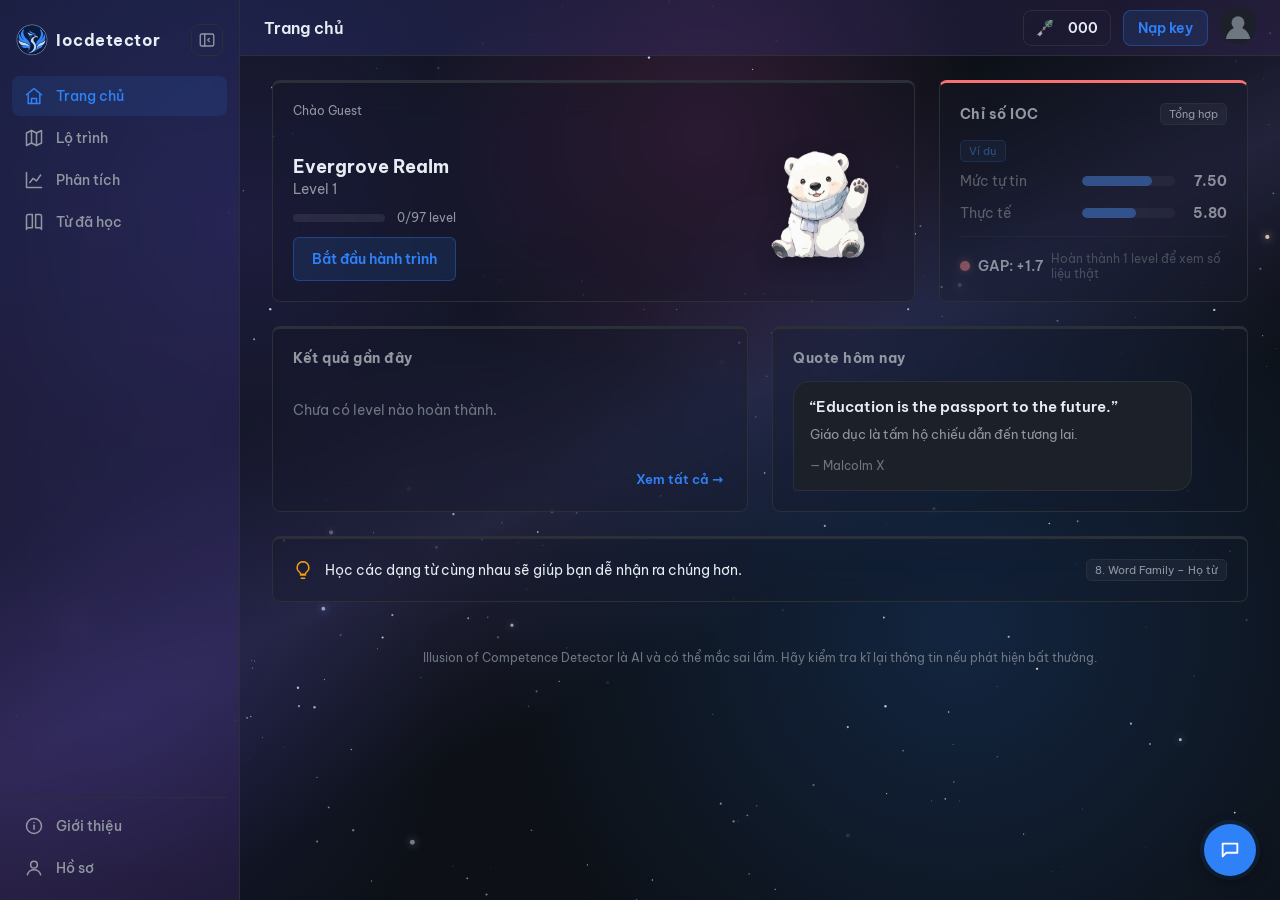
<file: index.html>
﻿<!DOCTYPE html>
<html lang="vi">
<head>
  <meta charset="UTF-8">
  <meta name="viewport" content="width=device-width, initial-scale=1.0">
  <link rel="icon" type="image/png" href="assets/images/logoioc.png?v=1">
  <title>Illusion of Competence</title>
  <link rel="preconnect" href="https://fonts.googleapis.com">
  <link rel="preconnect" href="https://fonts.gstatic.com" crossorigin>
  <link rel="stylesheet" href="https://fonts.googleapis.com/css2?family=Be+Vietnam+Pro:wght@400;500;600;700&display=swap">
  <link rel="stylesheet" href="css/style.css?v=20261128m">
  <link rel="stylesheet" href="css/chatbot.css?v=20261128m">
  <script src="js/features/theme.js?v=20261016a"></script>
  <script src="https://accounts.google.com/gsi/client" async defer></script>
</head>
<body>
  <div id="root"></div>

  <!-- Core: khung ứng dụng, dữ liệu tĩnh, điều hướng -->
  <script src="js/core/icons.js?v=20261016a"></script>
  <script src="js/core/App.js?v=20261028a"></script>
  <script src="js/core/data.js?v=20261128m"></script>

  <!-- Features: các khối chức năng độc lập, dùng lại được ở nhiều trang -->
  <script src="js/features/playtime.js?v=20261016a"></script>
  <script src="js/features/course-progress.js?v=20261123c"></script>
  <script src="js/features/gesture.js?v=20261124b"></script>
  <script src="js/features/dictionary.js?v=20261124b"></script>
  <script src="js/features/auth.js?v=20261016a"></script>

  <!-- Pages: mỗi file render một trang trong #main-content -->
  <script src="js/pages/home.js?v=20261128m"></script>
  <script src="js/pages/course.js?v=20261128m"></script>
  <script src="js/pages/analysis.js?v=20261128m"></script>
  <script src="js/pages/profile.js?v=20261016a"></script>
  <script src="js/pages/vocab.js?v=20261016a"></script>
  <script src="js/pages/about.js?v=20261016a"></script>

  <!-- main.js phải load sau cùng trong nhóm logic vì nó gọi các hàm render ở trên -->
  <script src="js/core/main.js?v=20261016a"></script>

  <script src="js/features/particles.js?v=20261016a"></script>
  <script src="js/features/bg-music.js?v=20261016a"></script>
  <script src="js/features/sound-effects.js?v=20261016a"></script>
</body>
</html>
</file>
<file: css/style.css>
:root {
  --bg: #0d1117;
  --bg-card: #161b22;
  --bg-raised: #1c2129;
  --border: #2a2f38;
  --border-soft: rgba(255, 255, 255, 0.06);
  --text: #e6edf3;
  --text-dim: #9198a1;
  --text-faint: #6e7681;
  --accent: #2f81f7;
  --accent-soft-bg: rgba(47, 129, 247, 0.12);
  --accent-soft-border: rgba(47, 129, 247, 0.35);

  --accent-purple: #a371f7;
  --accent-purple-soft-bg: rgba(163, 113, 247, 0.14);
  --accent-purple-soft-border: rgba(163, 113, 247, 0.4);

  --accent-amber: #e3b341;
  --accent-amber-soft-bg: rgba(227, 179, 65, 0.14);
  --accent-amber-soft-border: rgba(227, 179, 65, 0.4);

  --accent-teal: #39c5cf;

  --accent-green: #3fb950;
  --accent-green-soft-bg: rgba(63, 185, 80, 0.14);
  --accent-green-soft-border: rgba(63, 185, 80, 0.4);

  --overlay-soft: rgba(255, 255, 255, 0.04);
  --overlay-strong: rgba(255, 255, 255, 0.08);
  --card-bg: rgba(22, 27, 34, 0.32);
  --card-bg-strong: rgba(22, 27, 34, 0.85);

  /* Thanh điều hướng: dải màu mờ cùng tông nền (thiên hà ở tối, bầu trời ở sáng). */
  --bar-gradient-v: linear-gradient(180deg, rgba(48, 56, 130, 0.38), rgba(88, 52, 130, 0.26));
  --bar-gradient-h: linear-gradient(90deg, rgba(48, 56, 130, 0.34), rgba(88, 52, 130, 0.22));

  /* ==== Design tokens (khung điều hướng + trang redesign) ====
     Đặt tên mới, trỏ lại giá trị màu đã có sẵn ở trên - để không phải đổi
     tên biến cũ (sẽ vỡ world-map.css/chatbot.css vốn tham chiếu trực tiếp
     --bg-card/--text-dim/...). Trang/khung mới dùng tên bên dưới; trang cũ
     chưa đổi vẫn dùng tên cũ, cả 2 cùng trỏ 1 giá trị nên không lệch màu. */
  --surface-1: var(--bg-card);
  --surface-2: var(--bg-raised);
  --border-strong: #3a4354;
  --text-1: var(--text);
  --text-2: var(--text-dim);
  --text-3: var(--text-faint);
  --accent-soft: var(--accent-soft-bg);

  /* Trạng thái IoC - dùng riêng cho kết quả Ảo tưởng/Tự ti/Cân bằng, tách
     khỏi --accent-* (vốn chỉ để phân biệt các ô trang trí, không mang nghĩa
     trạng thái). */
  --illusion: #f59e0b;
  --illusion-soft: rgba(245, 158, 11, 0.14);
  --under: #60a5fa;
  --under-soft: rgba(96, 165, 250, 0.14);
  --balanced: #22c55e;
  --balanced-soft: rgba(34, 197, 94, 0.14);
  --danger: #ef4444;

  --sp-1: 4px; --sp-2: 8px; --sp-3: 12px; --sp-4: 16px;
  --sp-5: 24px; --sp-6: 32px; --sp-7: 48px;
  --r-sm: 8px; --r-md: 12px; --r-lg: 16px;

  --sidebar-w: 240px;
  --sidebar-w-collapsed: 72px;
  --topbar-h: 56px;
  --bottomnav-h: 64px;
  --content-max: 1200px;

  --ease: cubic-bezier(.2, .8, .2, 1);
  --dur: 200ms;

  --font-ui: 'Be Vietnam Pro', system-ui, -apple-system, 'Segoe UI', sans-serif;
}

/* Chế độ sáng - đổi lại đúng các biến màu gốc, mọi component dùng var(--...)
   tự đổi theo mà không cần sửa từng chỗ. Vài hiệu ứng glow/blur viết tay bằng
   rgba() cố định (không qua biến) vẫn tối như cũ - để tinh chỉnh dần sau. */
:root[data-theme="light"] {
  --bg: #f4f6f9;
  --bg-card: #ffffff;
  --bg-raised: #eef1f6;
  --border: #d7dce3;
  --border-soft: rgba(0, 0, 0, 0.06);
  --text: #1b2129;
  --text-dim: #3f4856;
  --text-faint: #5b6471;

  --overlay-soft: rgba(0, 0, 0, 0.03);
  --overlay-strong: rgba(0, 0, 0, 0.06);
  --card-bg: rgba(255, 255, 255, 0.72);
  --card-bg-strong: rgba(255, 255, 255, 0.9);

  --bar-gradient-v: linear-gradient(180deg, rgba(150, 200, 250, 0.5), rgba(250, 215, 190, 0.42));
  --bar-gradient-h: linear-gradient(90deg, rgba(150, 200, 250, 0.45), rgba(250, 215, 190, 0.35));

  --border-strong: #c3cad4;
}

* {
  box-sizing: border-box;
  margin: 0;
  padding: 0;
  font-family: var(--font-ui);
}

/* Thuộc tính hidden phải thắng mọi display:flex/grid đặt theo class (menu
   avatar, modal xoá tài khoản, nhóm cài đặt...). */
[hidden] { display: none !important; }


body {
  background-color: var(--bg);
  color: var(--text);
  min-height: 100vh;
  background-attachment: fixed;
  overflow-x: hidden;
  position: relative;
}

/* Light mode = bầu trời buổi sáng (xanh nhạt -> hồng cam nhẹ ở chân trời) -
   tương phản với dark mode (bầu trời đêm, nền tối trơn) - mây trong
   particles.js vẽ màu trắng nên cần nền có sắc để nổi lên, không bị chìm. */
:root[data-theme="light"] body {
  background: linear-gradient(180deg, #bfe0ff 0%, #d9ecff 30%, #f2e9dd 68%, #fbe4cf 100%);
}

/* Dải sao trôi nhẹ, nằm dưới cùng, không ảnh hưởng tương tác */
#particles-canvas {
  position: fixed;
  top: 0;
  left: 0;
  width: 100vw;
  height: 100vh;
  z-index: 0;
  pointer-events: none;
}

.app-container {
  position: relative;
  z-index: 1;
}

/* ==== Khung điều hướng mới: sidebar + topbar + thanh đáy mobile ====
   Thay cho .navbar/.brand/.nav-links cũ (header 2 hàng + 4 tab to). */

.app-shell {
  position: relative;
  z-index: 1;
  display: flex;
  min-height: 100vh;
}

.sidebar {
  position: fixed;
  left: 0;
  top: 0;
  height: 100vh;
  width: var(--sidebar-w);
  background: var(--bar-gradient-v);
  backdrop-filter: blur(14px);
  -webkit-backdrop-filter: blur(14px);
  border-right: 1px solid var(--border);
  display: flex;
  flex-direction: column;
  padding: var(--sp-3);
  gap: var(--sp-2);
  z-index: 20;
  transition: width var(--dur) var(--ease);
  overflow: hidden;
}

.app-shell.sidebar-collapsed .sidebar {
  width: var(--sidebar-w-collapsed);
}

.sidebar-top {
  flex: none;
  height: var(--topbar-h);
  display: flex;
  align-items: center;
  gap: var(--sp-2);
  padding: 0 var(--sp-1);
}

.sidebar-logo {
  display: flex;
  align-items: center;
  gap: var(--sp-2);
  min-width: 0;
  overflow: hidden;
}

.sidebar-logo-img {
  width: 32px;
  height: 32px;
  object-fit: contain;
  flex: none;
}

.sidebar-logo-text {
  font-weight: 700;
  font-size: 1rem;
  letter-spacing: 0.5px;
  color: var(--text-1);
  white-space: nowrap;
}

.sidebar-toggle-btn {
  margin-left: auto;
  flex: none;
  width: 32px;
  height: 32px;
  display: flex;
  align-items: center;
  justify-content: center;
  border: 1px solid var(--border);
  border-radius: var(--r-sm);
  background: transparent;
  color: var(--text-2);
  cursor: pointer;
  transition: background-color var(--dur) var(--ease), color var(--dur) var(--ease);
}

.sidebar-toggle-btn:hover { background: var(--surface-2); color: var(--text-1); }

.sidebar-nav {
  display: flex;
  flex-direction: column;
  gap: 2px;
}

.sidebar-spacer { flex: 1; }

.sidebar-nav-secondary {
  border-top: 1px solid var(--border);
  padding-top: var(--sp-2);
}

.sidebar-nav-item {
  position: relative;
  height: 40px;
  flex: none;
  display: flex;
  align-items: center;
  gap: 12px;
  padding: 0 12px;
  border: none;
  border-radius: var(--r-sm);
  background: transparent;
  color: var(--text-2);
  font-size: 0.875rem;
  font-weight: 500;
  cursor: pointer;
  white-space: nowrap;
  overflow: hidden;
  transition: background-color var(--dur) var(--ease), color var(--dur) var(--ease);
}

.sidebar-nav-icon { flex: none; display: flex; }

.sidebar-nav-label {
  overflow: hidden;
  text-overflow: ellipsis;
  transition: opacity var(--dur) var(--ease);
}

.app-shell.sidebar-collapsed .sidebar-nav-label { opacity: 0; width: 0; }

.sidebar-nav-item:hover { background: var(--surface-2); color: var(--text-1); }

.sidebar-nav-item:focus-visible {
  outline: 2px solid var(--accent);
  outline-offset: 2px;
}

.sidebar-nav-item.active {
  background: var(--accent-soft);
  color: var(--accent);
}

.sidebar-nav-item.active::before {
  content: "";
  position: absolute;
  left: -12px;
  top: 6px;
  bottom: 6px;
  width: 3px;
  border-radius: 0 3px 3px 0;
  background: var(--accent);
}

/* Tooltip tên mục khi sidebar đang thu gọn (rê chuột vào icon). */
.app-shell.sidebar-collapsed .sidebar-nav-item {
  position: relative;
}
.app-shell.sidebar-collapsed .sidebar-nav-item:hover::after {
  content: attr(title);
  position: absolute;
  left: calc(100% + 10px);
  top: 50%;
  transform: translateY(-50%);
  background: var(--surface-2);
  color: var(--text-1);
  border: 1px solid var(--border);
  border-radius: var(--r-sm);
  padding: 4px 10px;
  font-size: 0.78rem;
  white-space: nowrap;
  z-index: 30;
  pointer-events: none;
}

.sidebar-overlay {
  display: none;
  position: fixed;
  inset: 0;
  background: rgba(4, 6, 10, 0.6);
  z-index: 19;
}

/* ==== Topbar ==== */
.app-main {
  flex: 1;
  min-width: 0;
  margin-left: var(--sidebar-w);
  display: flex;
  flex-direction: column;
  transition: margin-left var(--dur) var(--ease);
}

.app-shell.sidebar-collapsed .app-main { margin-left: var(--sidebar-w-collapsed); }

.topbar {
  position: sticky;
  top: 0;
  z-index: 15;
  height: var(--topbar-h);
  flex: none;
  display: flex;
  align-items: center;
  gap: var(--sp-4);
  padding: 0 var(--sp-5);
  background: var(--bar-gradient-h);
  backdrop-filter: blur(14px);
  -webkit-backdrop-filter: blur(14px);
  border-bottom: 1px solid var(--border);
}

.topbar-title {
  font-size: 1rem;
  font-weight: 600;
  color: var(--text-1);
  white-space: nowrap;
  overflow: hidden;
  text-overflow: ellipsis;
  min-width: 0;
}

.topbar-right > * { flex: none; }
.key-topup-btn { white-space: nowrap; }

@media (max-width: 767px) {
  .topbar { padding: 0 var(--sp-4); gap: var(--sp-2); }
  .topbar-right { gap: var(--sp-2); }
  .key-balance-pill { padding: 0 8px; }
  .key-topup-btn { padding: 0 10px; }
}

.topbar-right {
  margin-left: auto;
  display: flex;
  align-items: center;
  gap: var(--sp-3);
}

.key-balance-pill {
  display: flex;
  align-items: center;
  gap: 8px;
  height: 36px;
  background: transparent;
  border: 1px solid var(--border);
  border-radius: var(--r-sm);
  padding: 0 12px;
}

.key-balance-value {
  font-weight: 600;
  font-size: 0.9rem;
  color: var(--text-1);
  min-width: 36px;
  text-align: right;
}

.key-balance-icon {
  width: 18px;
  height: 18px;
  display: flex;
  align-items: center;
  justify-content: center;
  flex-shrink: 0;
}

.key-balance-icon img {
  width: 100%;
  height: 100%;
  object-fit: contain;
}

.key-topup-btn {
  height: 36px;
  padding: 0 14px;
  border-radius: var(--r-sm);
  border: 1px solid var(--accent-soft-border);
  background: var(--accent-soft);
  color: var(--accent);
  font-size: 0.85rem;
  font-weight: 600;
  cursor: pointer;
  transition: background-color var(--dur) var(--ease);
}

.key-topup-btn:hover { background: var(--accent); color: #fff; }

.topbar-avatar-wrap { position: relative; }

.topbar-avatar-btn {
  width: 36px;
  height: 36px;
  border-radius: 50%;
  border: none;
  padding: 0;
  cursor: pointer;
  overflow: hidden;
  background: var(--surface-2);
}

.topbar-avatar-img { width: 100%; height: 100%; object-fit: cover; display: block; }

.topbar-avatar-menu {
  position: absolute;
  right: 0;
  top: calc(100% + 8px);
  width: 180px;
  background: var(--surface-1);
  border: 1px solid var(--border);
  border-radius: var(--r-md);
  box-shadow: 0 12px 30px rgba(0, 0, 0, 0.35);
  padding: 6px;
  display: flex;
  flex-direction: column;
  gap: 2px;
  z-index: 25;
}

.topbar-avatar-menu-item {
  display: flex;
  align-items: center;
  gap: 10px;
  height: 36px;
  padding: 0 10px;
  border: none;
  border-radius: var(--r-sm);
  background: transparent;
  color: var(--text-2);
  font-size: 0.85rem;
  cursor: pointer;
  text-align: left;
}

.topbar-avatar-menu-item:hover { background: var(--surface-2); color: var(--text-1); }

/* ==== Footer disclaimer nhỏ, cuối mọi trang trong app-shell ==== */
.app-footer {
  flex: none;
  text-align: center;
  padding: var(--sp-4) var(--sp-5) var(--sp-6);
  font-size: 12px;
  color: var(--text-3);
}

/* ==== Thanh điều hướng đáy (điện thoại, <768px) ==== */
.bottom-nav {
  display: none;
  position: fixed;
  left: 0;
  right: 0;
  bottom: 0;
  height: calc(var(--bottomnav-h) + env(safe-area-inset-bottom));
  padding-bottom: env(safe-area-inset-bottom);
  background: var(--bar-gradient-h);
  backdrop-filter: blur(14px);
  -webkit-backdrop-filter: blur(14px);
  border-top: 1px solid var(--border);
  z-index: 20;
  justify-content: space-around;
  align-items: stretch;
}

.bottom-nav-item {
  flex: 1;
  display: flex;
  flex-direction: column;
  align-items: center;
  justify-content: center;
  gap: 2px;
  min-width: 44px;
  border: none;
  background: transparent;
  color: var(--text-2);
  cursor: pointer;
}

.bottom-nav-item.active { color: var(--accent); }
.bottom-nav-label { font-size: 11px; font-weight: 500; }

/* ==== Responsive: 4 mốc theo mục 3.3 của yêu cầu ==== */
/* >=1280: sidebar mặc định mở rộng (đã xử lý ở JS/localStorage, CSS không
   cần ép) */

/* 1024-1279: không ép mặc định thu gọn qua CSS vì JS đã đọc localStorage
   trước khi vẽ (initSidebar) - chỉ còn vài trang sau mốc 768 cần CSS. */

@media (max-width: 1023px) {
  .sidebar { position: fixed; transform: translateX(0); }
  .app-shell:not(.sidebar-mobile-open) .sidebar { width: var(--sidebar-w-collapsed); }
  .app-shell:not(.sidebar-mobile-open) .sidebar-nav-label { opacity: 0; width: 0; }
  .app-shell:not(.sidebar-mobile-open) .app-main { margin-left: var(--sidebar-w-collapsed); }

  .app-shell.sidebar-mobile-open .sidebar {
    width: var(--sidebar-w);
    box-shadow: 0 0 0 100vmax rgba(0, 0, 0, 0);
  }
  .app-shell.sidebar-mobile-open .sidebar-nav-label { opacity: 1; width: auto; }
  .app-shell.sidebar-mobile-open .sidebar-overlay { display: block; }
}

@media (max-width: 767px) {
  .sidebar { display: none; }
  .app-shell.sidebar-mobile-open .sidebar { display: flex; width: min(78vw, 280px); }
  .app-shell.sidebar-mobile-open .sidebar-nav-label { opacity: 1; width: auto; }
  .app-shell.sidebar-mobile-open .sidebar-overlay { display: block; }
  .app-main { margin-left: 0 !important; }

  .bottom-nav { display: flex; }
  .content-area { padding-bottom: calc(var(--bottomnav-h) + env(safe-area-inset-bottom) + var(--sp-4)); }
  .app-footer { display: none; }

  .topbar-right .key-topup-btn span { display: none; }
}

/* ==== Key Shop (modal mở từ nút "+") - hiện chỉ là giao diện tĩnh, chưa nối
   cổng thanh toán thật (xem initKeyShopWidget() ở main.js). ==== */
.key-shop-overlay {
  display: none;
  position: fixed;
  inset: 0;
  z-index: 100;
  align-items: center;
  justify-content: center;
  padding: 24px;
  background: rgba(4, 6, 10, 0.88);
}

.key-shop-overlay.open {
  display: flex;
}

.key-shop-panel {
  width: min(560px, 100%);
  max-height: min(720px, 100%);
  display: flex;
  flex-direction: column;
  background: var(--bg-card);
  border: 1px solid var(--border);
  border-top: 3px solid var(--accent);
  border-radius: 12px;
  box-shadow: 0 24px 60px rgba(0, 0, 0, 0.5);
  overflow: hidden;
}

.key-shop-header {
  flex: none;
  display: flex;
  align-items: center;
  justify-content: space-between;
  padding: 16px 20px;
  border-bottom: 1px solid var(--border);
}

.key-shop-title {
  font-weight: 700;
  font-size: 1rem;
  color: var(--text);
}

.key-shop-close {
  background: none;
  border: none;
  color: var(--text-faint);
  font-size: 1.1rem;
  line-height: 1;
  cursor: pointer;
  padding: 6px 9px;
  border-radius: 6px;
  transition: color 0.15s ease, background-color 0.15s ease;
}

.key-shop-close:hover {
  color: var(--text);
  background: rgba(255, 255, 255, 0.06);
}

.key-shop-body {
  flex: 1;
  overflow-y: auto;
  padding: 20px;
}

.key-shop-notice {
  font-size: 0.82rem;
  color: var(--text-dim);
  margin: 0 0 16px;
}

.key-shop-packages {
  display: flex;
  flex-direction: column;
  gap: 10px;
}

.key-shop-package {
  display: flex;
  align-items: center;
  gap: 14px;
  background: var(--bg);
  border: 1px solid var(--border);
  border-radius: 10px;
  padding: 10px 14px;
}

.key-shop-package-amount {
  flex-shrink: 0;
  background: var(--bg-card);
  border: 1px solid var(--accent-soft-border, var(--border));
  color: var(--accent);
  font-weight: 700;
  font-size: 0.85rem;
  border-radius: 999px;
  padding: 6px 14px;
}

.key-shop-package-icon {
  width: 24px;
  height: 24px;
  flex-shrink: 0;
  display: flex;
  align-items: center;
  justify-content: center;
}

.key-shop-package-icon img {
  width: 100%;
  height: 100%;
  object-fit: contain;
}

.key-shop-package-price {
  color: var(--text-dim);
  font-size: 0.85rem;
  margin-left: auto;
}

.key-shop-pay-btn {
  flex-shrink: 0;
  background: var(--accent-soft-bg, var(--bg-card));
  border: 1px solid var(--accent-soft-border, var(--border));
  color: var(--accent);
  font-weight: 600;
  font-size: 0.82rem;
  border-radius: 8px;
  padding: 8px 16px;
  cursor: pointer;
  transition: background-color 0.15s ease, color 0.15s ease;
}

.key-shop-pay-btn:hover {
  background: var(--accent);
  color: #fff;
}

.key-shop-purchase-count {
  display: flex;
  align-items: center;
  justify-content: space-between;
  margin-top: 16px;
  padding-top: 14px;
  border-top: 1px solid var(--border);
  font-size: 0.82rem;
  color: var(--text-dim);
}

.key-shop-purchase-count-value {
  font-weight: 700;
  color: var(--text);
}

/* View "đang chờ thanh toán" (QR) - thay thế view danh sách gói, xem
   initKeyShopWidget() ở js/core/main.js */
.key-shop-qr-wrap {
  display: flex;
  justify-content: center;
  margin-bottom: 16px;
}

.key-shop-qr-img {
  width: 220px;
  height: 220px;
  border-radius: 10px;
  border: 1px solid var(--border);
  background: #fff;
  object-fit: contain;
}

.key-shop-qr-fallback {
  width: 220px;
  border-radius: 10px;
  border: 1px dashed var(--border);
  padding: 16px;
  font-size: 0.8rem;
  color: var(--text-dim);
  line-height: 1.6;
  text-align: left;
}

.key-shop-payment-info {
  display: flex;
  flex-direction: column;
  gap: 8px;
  margin-bottom: 14px;
}

.key-shop-payment-row {
  display: flex;
  align-items: center;
  justify-content: space-between;
  font-size: 0.85rem;
  color: var(--text-dim);
}

.key-shop-payment-row span:last-child {
  font-weight: 700;
  color: var(--text);
  font-family: monospace;
}

.key-shop-payment-timer {
  color: #f87171 !important;
}

.key-shop-payment-hint {
  font-size: 0.75rem;
  color: var(--text-faint);
  text-align: center;
  margin-bottom: 10px;
  line-height: 1.4;
}

.key-shop-payment-status {
  text-align: center;
  font-size: 0.85rem;
  color: var(--accent);
  margin-bottom: 16px;
}

.key-shop-cancel-btn {
  display: block;
  width: 100%;
  background: rgba(255, 255, 255, 0.04);
  border: 1px solid var(--border);
  color: var(--text-dim);
  font-weight: 600;
  font-size: 0.85rem;
  border-radius: 8px;
  padding: 10px;
  cursor: pointer;
  transition: background-color 0.15s ease, color 0.15s ease;
}

.key-shop-cancel-btn:hover {
  background: rgba(255, 255, 255, 0.08);
  color: var(--text);
}

/* Vùng nội dung: căn giữa, padding theo độ rộng (mục 4 của spec redesign). */
.content-area {
  width: 100%;
  max-width: var(--content-max);
  margin: 0 auto;
  padding: var(--sp-5) var(--sp-6) var(--sp-6);
}

@media (max-width: 1023px) {
  .content-area { padding: var(--sp-5) var(--sp-5) var(--sp-6); }
}

@media (max-width: 767px) {
  .content-area { padding: var(--sp-4) var(--sp-4) var(--sp-6); }
  /* Nút chat/feedback nổi dời lên trên thanh điều hướng đáy, không che nhau.
     Tiền tố body để thắng rule gốc .feedback-fab khai báo phía dưới file. */
  body .feedback-fab { bottom: calc(var(--bottomnav-h) + env(safe-area-inset-bottom) + 16px); }
  body .feedback-panel { bottom: calc(var(--bottomnav-h) + env(safe-area-inset-bottom) + 80px); }
  .home-tip-strip { display: grid; grid-template-columns: auto 1fr; }
  .home-tip-strip .badge { grid-column: 2; justify-self: start; }
}

/* ==== Trang chủ: bento 5 ô (mục 5.1 yêu cầu redesign) ====
   Máy tính: lưới 12 cột. A=8 B=4 C=6 D=6 E=12. Tablet: lưới 6 cột, mỗi ô 6
   (trừ A/B vẫn 6+6 vì tablet chỉ có 6 cột). Điện thoại: 1 cột, thứ tự A-E
   theo đúng thứ tự trong DOM nên không cần "order" riêng. */
.home-bento {
  display: grid;
  grid-template-columns: repeat(12, minmax(0, 1fr));
  gap: var(--sp-5);
}
.home-cell-a { grid-column: span 8; }
.home-cell-b { grid-column: span 4; }
.home-cell-c { grid-column: span 6; }
.home-cell-d { grid-column: span 6; }
.home-cell-e { grid-column: span 12; }
.home-cell-a, .home-cell-b, .home-cell-c, .home-cell-d, .home-cell-e { display: flex; }
.home-cell > .card { flex: 1; }

@media (max-width: 1023px) {
  .home-bento { grid-template-columns: repeat(6, minmax(0, 1fr)); gap: var(--sp-4); }
  .home-cell-a, .home-cell-b, .home-cell-c, .home-cell-d, .home-cell-e { grid-column: span 6; }
}
.home-cell-a, .home-cell-b, .home-cell-c, .home-cell-d, .home-cell-e { min-width: 0; }
.home-cell-a > .card, .home-cell-b > .card, .home-cell-c > .card, .home-cell-d > .card, .home-cell-e > .card { flex: 1; min-width: 0; }

@media (max-width: 767px) {
  .home-bento { grid-template-columns: minmax(0, 1fr); }
  .home-cell-a, .home-cell-b, .home-cell-c, .home-cell-d, .home-cell-e { grid-column: span 1; }
}

/* A. Tiếp tục học */
.home-continue-card {
  width: 100%;
  min-height: 200px;
  display: flex;
  flex-direction: column;
  justify-content: space-between;
  border-top-color: var(--accent);
}
.home-greeting { font-size: 12px; color: var(--text-2); margin-bottom: var(--sp-2); }
.home-continue-body { display: flex; align-items: flex-end; justify-content: space-between; gap: var(--sp-4); flex: 1; }
.home-continue-info { min-width: 0; }
.home-continue-world { font-size: 1.1rem; font-weight: 700; color: var(--text-1); }
.home-continue-level { font-size: 0.85rem; color: var(--text-2); margin-top: 2px; }
.home-continue-topic { color: var(--text-2); }
.home-continue-progress-row { display: flex; align-items: center; gap: var(--sp-3); margin: var(--sp-3) 0; max-width: 320px; }
.home-continue-bar { flex: 1; height: 8px; border-radius: 999px; background: var(--overlay-strong); overflow: hidden; }
.home-continue-bar-fill { height: 100%; border-radius: 999px; background: var(--accent); }
.home-continue-progress-text { font-size: 0.75rem; color: var(--text-2); white-space: nowrap; }
.home-continue-btn { height: 44px; padding: 0 22px; }
.home-continue-mascot {
  width: 150px;
  height: auto;
  flex: none;
  cursor: pointer;
  user-select: none;
  transform-origin: 50% 90%;
  animation: bear-idle 3.2s ease-in-out infinite;
  filter: drop-shadow(0 6px 10px rgba(0, 0, 0, 0.25));
  transition: transform 0.2s ease;
}
.home-continue-mascot:hover { animation: bear-wave 0.9s ease-in-out infinite; }
.home-continue-mascot.is-jumping { animation: bear-jump 0.6s cubic-bezier(.3,.7,.4,1); }

@keyframes bear-idle {
  0%, 100% { transform: translateY(0) rotate(0deg); }
  50% { transform: translateY(-6px) rotate(-2deg); }
}
@keyframes bear-wave {
  0%, 100% { transform: rotate(-4deg) scale(1.04); }
  50% { transform: rotate(5deg) scale(1.04); }
}
@keyframes bear-jump {
  0% { transform: translateY(0) scale(1, 1); }
  25% { transform: translateY(0) scale(1.08, 0.9); }
  55% { transform: translateY(-34px) scale(0.95, 1.08); }
  100% { transform: translateY(0) scale(1, 1); }
}
@media (max-width: 767px) {
  .home-continue-mascot { display: none; }
  .home-continue-body { flex-direction: column; align-items: stretch; }
}

/* C. Kết quả gần đây */
.home-recent-card { display: flex; flex-direction: column; gap: var(--sp-2); width: 100%; }
.home-recent-list { display: flex; flex-direction: column; gap: 8px; flex: 1; }
.home-recent-row {
  display: grid;
  grid-template-columns: 1fr auto auto auto;
  align-items: center;
  gap: var(--sp-3);
  padding: 8px 0;
  border-bottom: 1px solid var(--border);
  font-size: 0.85rem;
}
.home-recent-row:last-child { border-bottom: none; }
.home-recent-level { color: var(--text-1); font-weight: 500; }
.home-recent-overall { font-weight: 700; color: var(--text-1); }
.home-recent-gap { color: var(--text-2); font-size: 0.78rem; }
.home-recent-status { font-size: 0.72rem; font-weight: 700; padding: 3px 9px; border-radius: 999px; white-space: nowrap; }
.home-recent-status--illusion { background: var(--illusion-soft); color: var(--illusion); }
.home-recent-status--under { background: var(--under-soft); color: var(--under); }
.home-recent-status--balanced { background: var(--balanced-soft); color: var(--balanced); }
.home-card-link {
  align-self: flex-end;
  margin-top: var(--sp-2);
  background: none;
  border: none;
  color: var(--accent);
  font-size: 0.82rem;
  font-weight: 600;
  cursor: pointer;
  padding: 4px;
}

/* D. Từ cần ôn */
.home-review-card { display: flex; flex-direction: column; width: 100%; }
.home-review-list { display: flex; flex-direction: column; gap: 10px; }
.home-review-word {
  display: flex;
  align-items: baseline;
  gap: 10px;
  padding: 8px 0;
  border-bottom: 1px solid var(--border);
  font-size: 0.85rem;
}
.home-review-word:last-child { border-bottom: none; }
.home-review-word strong { color: var(--text-1); }
.home-review-word-wrong { color: var(--text-3); font-size: 0.78rem; }

/* E. Mẹo hôm nay */
.home-tip-strip {
  width: 100%;
  display: flex;
  align-items: center;
  gap: var(--sp-3);
  min-height: 56px;
  padding: var(--sp-3) var(--sp-4);
}
.home-tip-icon { flex: none; color: var(--illusion); display: flex; }
.home-tip-text { flex: 1; font-size: 0.88rem; color: var(--text-1); }

/* B. Chỉ số IoC - ví dụ mờ khi chưa có dữ liệu */
.home-iocindex-example { opacity: 0.55; filter: grayscale(0.3); }
.home-iocindex-example .badge {
  display: inline-block;
  margin-bottom: 10px;
  background: var(--accent-soft);
  border-color: var(--accent-soft-border);
  color: var(--accent);
}

.card {
  background: var(--card-bg);
  border: 1px solid var(--border);
  border-top: 3px solid var(--border);
  border-radius: 8px;
  padding: 20px;
  backdrop-filter: blur(18px) saturate(1.2);
  -webkit-backdrop-filter: blur(18px) saturate(1.2);
  transition: transform 0.18s ease, box-shadow 0.18s ease, border-color 0.18s ease;
}

.card:hover {
  transform: translateY(-3px);
  box-shadow: 0 10px 26px rgba(0, 0, 0, 0.4);
}

.dev-card, .about-card { border-top-color: var(--accent-green); }
.ioc-index-card { border-top-color: #f87171; }

.card-header {
  display: flex;
  justify-content: space-between;
  align-items: center;
  margin-bottom: 14px;
}

.card-title {
  font-weight: 700;
  letter-spacing: 0.5px;
  font-size: 0.85rem;
  color: var(--text-dim);
}

.badge {
  font-size: 0.7rem;
  background: var(--overlay-soft);
  border: 1px solid var(--border);
  color: var(--text-dim);
  padding: 3px 8px;
  border-radius: 5px;
}

.mascot-shell {
  fill: var(--bg-raised);
  stroke: var(--border);
  stroke-width: 2;
}

.mascot-mouth {
  fill: none;
  stroke: var(--border);
  stroke-width: 2.5;
  stroke-linecap: round;
}

.mascot-eye {
  fill: var(--accent);
  transform-origin: center;
  animation: mascot-blink 4.5s ease-in-out infinite;
}

.mascot-eye-wink {
  fill: none;
  stroke: var(--accent);
  stroke-width: 2.5;
  stroke-linecap: round;
}

@keyframes mascot-float {
  0%, 100% { transform: translateY(0); }
  50% { transform: translateY(-5px); }
}

@keyframes mascot-blink {
  0%, 92%, 100% { transform: scaleY(1); }
  96% { transform: scaleY(0.15); }
}

#user-name-display {
  outline: none;
  border-bottom: 1px dashed transparent;
  cursor: text;
  transition: border-color 0.2s ease;
}

#user-name-display:hover,
#user-name-display:focus {
  border-bottom: 1px dashed var(--text-faint);
}

.edit-name-btn {
  background: none;
  border: none;
  border-radius: 6px;
  padding: 5px;
  line-height: 1;
  cursor: pointer;
  color: var(--text-faint);
  display: inline-flex;
  align-items: center;
  transition: color 0.2s ease, background-color 0.2s ease, transform 0.12s ease;
}

.edit-name-btn:hover {
  color: var(--text-dim);
  background: var(--overlay-strong);
}

.edit-name-btn:active {
  transform: scale(0.88);
}

.edit-name-btn svg {
  width: 15px;
  height: 15px;
}

.founder-row {
  display: flex;
  justify-content: space-between;
  gap: 10px;
  margin-bottom: 18px;
}

.founder-member {
  flex: 1;
  display: flex;
  flex-direction: column;
  align-items: center;
  text-align: center;
  min-width: 0;
}

.founder-avatar {
  width: 52px;
  height: 52px;
  border-radius: 50%;
  border: 2px solid var(--accent-green-soft-border);
  object-fit: cover;
  background: var(--bg-card);
  margin-bottom: 8px;
}

.founder-role {
  font-size: 0.68rem;
  color: var(--text-faint);
  letter-spacing: 0.3px;
}

.founder-name {
  font-size: 0.82rem;
  font-weight: 700;
  color: var(--text);
  overflow: hidden;
  text-overflow: ellipsis;
  white-space: nowrap;
  max-width: 100%;
}

.dev-divider {
  height: 1px;
  background: var(--border-soft);
  margin-bottom: 16px;
}

.dev-quote {
  font-size: 0.8rem;
  color: var(--text-dim);
  line-height: 1.5;
  border-left: none;
  padding: 0;
}

.dev-quote footer {
  margin-top: 8px;
  font-size: 0.7rem;
  color: var(--text-faint);
}

.motto {
  color: var(--text-dim);
  margin-left: 5px;
}

/* Mô tả ngắn dưới h1 - dùng chung cho mọi trang (mục 4 của spec redesign). */
.page-desc {
  font-size: 0.85rem;
  color: var(--text-2);
  text-align: center;
  margin: 8px auto 28px;
  max-width: 640px;
}

/* ==== Trang Giới thiệu ==== */
.about-page { max-width: 900px; margin: 0 auto; }
.about-card { margin-bottom: var(--sp-5); }
.about-steps {
  display: grid;
  grid-template-columns: repeat(5, 1fr);
  gap: var(--sp-4);
}
@media (max-width: 1023px) {
  .about-steps { grid-template-columns: repeat(3, 1fr); }
}
.about-step {
  padding: var(--sp-4);
  border: 1px solid var(--border);
  border-radius: var(--r-sm);
  background: var(--overlay-soft);
}
.about-step-icon { color: var(--accent); margin-bottom: var(--sp-2); }
.about-step-num { font-size: 0.7rem; color: var(--text-3); letter-spacing: 0.06em; }
.about-step-title { font-size: 0.92rem; font-weight: 600; color: var(--text-1); margin: 2px 0 6px; }
.about-step-desc { font-size: 0.8rem; color: var(--text-2); line-height: 1.5; }
.about-disclaimer { text-align: center; font-size: 12px; color: var(--text-3); margin-top: var(--sp-5); }

@media (max-width: 767px) {
  .about-steps { grid-template-columns: 1fr 1fr; }
}

/* ==== Trang Từ đã học ==== */
.vocab-page { max-width: 900px; margin: 0 auto; }
.vocab-world-grid {
  display: grid;
  grid-template-columns: 1fr 1fr;
  gap: var(--sp-5);
  align-items: start;
}
.vocab-world-card { border-top-color: var(--accent-green); }
.vocab-group-list { display: flex; flex-direction: column; gap: var(--sp-3); max-height: 420px; overflow-y: auto; }
.vocab-group-item { display: flex; gap: var(--sp-3); padding-bottom: var(--sp-3); border-bottom: 1px solid var(--border); }
.vocab-group-item:last-child { border-bottom: none; padding-bottom: 0; }
.vocab-group-level {
  flex: none;
  font-size: 0.72rem;
  font-weight: 700;
  color: var(--accent);
  background: var(--accent-soft);
  border-radius: 999px;
  padding: 2px 9px;
  height: fit-content;
  white-space: nowrap;
}
.vocab-group-body { font-size: 0.85rem; color: var(--text-2); line-height: 1.5; }
.vocab-group-body strong { display: block; color: var(--text-1); margin-bottom: 2px; }

@media (max-width: 767px) {
  .vocab-world-grid { grid-template-columns: 1fr; }
}

.placeholder-page {
  text-align: center;
  padding: 100px 0;
  color: var(--text-faint);
}

/* ==== Trang Analysis ==== */

.analysis-heading {
  font-size: 2rem;
  font-weight: 800;
  text-align: center;
  margin: 8px auto 28px;
  max-width: 1300px;
}

.analysis-grid {
  display: grid;
  grid-template-columns: repeat(12, minmax(0, 1fr));
  gap: var(--sp-5);
  max-width: 1300px;
  margin: 0 auto;
  align-items: stretch;
}

.analysis-iocbig { grid-column: span 12; border-top-color: var(--accent); }
.analysis-span6 { grid-column: span 6; }
.analysis-span4 { grid-column: span 4; }

.analysis-iocbig-top {
  display: grid;
  grid-template-columns: 1fr 1fr;
  gap: var(--sp-5);
  margin-bottom: var(--sp-2);
}
.analysis-iocbig-top .analysis-score-row { margin-bottom: 0; }

.analysis-table-wrap { overflow-x: auto; }
.analysis-level-table { width: 100%; border-collapse: collapse; font-size: 0.82rem; }
.analysis-level-table th {
  text-align: left;
  font-weight: 600;
  color: var(--text-2);
  font-size: 0.72rem;
  padding: 6px 8px;
  border-bottom: 1px solid var(--border);
  white-space: nowrap;
}
.analysis-level-table td {
  padding: 8px;
  border-bottom: 1px solid var(--border);
  color: var(--text-1);
  white-space: nowrap;
}
.analysis-level-table tr:last-child td { border-bottom: none; }

@media (max-width: 1023px) {
  .analysis-iocbig, .analysis-span6, .analysis-span4 { grid-column: span 6; }
  .analysis-grid { grid-template-columns: repeat(6, minmax(0, 1fr)); }
  .analysis-iocbig-top { grid-template-columns: 1fr; gap: var(--sp-2); }
}
@media (max-width: 767px) {
  .analysis-grid { grid-template-columns: 1fr; }
  .analysis-iocbig, .analysis-span6, .analysis-span4 { grid-column: span 1; }
}

.analysis-score-row {
  display: flex;
  align-items: center;
  gap: 12px;
  margin-bottom: 14px;
}

.analysis-score-label {
  width: 110px;
  flex: none;
  font-size: 0.85rem;
  color: var(--text-dim);
}

.analysis-score-bar {
  flex: 1;
  height: 10px;
  background: var(--overlay-strong);
  border-radius: 6px;
  overflow: hidden;
}

.analysis-score-bar-fill {
  height: 100%;
  background: var(--accent);
  border-radius: 6px;
  transition: width 0.4s ease;
}

.analysis-score-value {
  width: 40px;
  flex: none;
  text-align: right;
  font-weight: 700;
  font-size: 0.9rem;
}

.analysis-illusion-row {
  display: flex;
  align-items: center;
  gap: 8px;
  margin-top: 8px;
  padding-top: 14px;
  border-top: 1px solid var(--border);
  font-weight: 600;
  font-size: 0.9rem;
}

.analysis-illusion-row > span:nth-child(2) { white-space: nowrap; }

.analysis-status-dot {
  width: 10px;
  height: 10px;
  border-radius: 50%;
  display: inline-block;
  flex: none;
}

.analysis-status-dot--red {
  background: #f87171;
  box-shadow: 0 0 8px rgba(248, 113, 113, 0.6);
}

.analysis-status-dot--green {
  background: #34d399;
  box-shadow: 0 0 8px rgba(52, 211, 153, 0.6);
}

.analysis-status-dot--amber {
  background: #fbbf24;
  box-shadow: 0 0 8px rgba(251, 191, 36, 0.55);
}

.analysis-illusion-hint {
  color: var(--text-faint);
  font-size: 0.75rem;
  font-weight: 400;
  margin-left: auto;
}

.analysis-pattern-item,
.analysis-tip-item {
  padding: 12px 0;
  border-bottom: 1px solid var(--border);
  font-size: 0.85rem;
  color: var(--text-dim);
  line-height: 1.5;
}

.analysis-pattern-item:last-child,
.analysis-tip-item:last-child {
  border-bottom: none;
}

.analysis-pattern-title,
.analysis-tip-word {
  font-weight: 700;
  color: var(--text);
  margin-bottom: 4px;
}

.analysis-encouragement {
  font-size: 0.92rem;
  line-height: 1.6;
  color: var(--text);
  font-style: italic;
}

.analysis-empty {
  color: var(--text-faint);
  font-size: 0.85rem;
  padding: 12px 0;
}

@media (max-width: 900px) {
  .analysis-grid {
    grid-template-columns: 1fr;
  }
  #analysis-box-1 {
    grid-column: auto;
  }
}

.feedback-fab {
  position: fixed;
  right: 24px;
  bottom: 24px;
  width: 52px;
  height: 52px;
  border-radius: 50%;
  border: none;
  background: var(--accent);
  color: #fff;
  display: flex;
  align-items: center;
  justify-content: center;
  cursor: pointer;
  z-index: 50;
  box-shadow: 0 4px 16px rgba(0, 0, 0, 0.4), 0 0 0 4px var(--accent-soft-bg);
  transition: transform 0.15s ease, box-shadow 0.15s ease;
}

.feedback-fab svg {
  width: 22px;
  height: 22px;
}

.feedback-fab:hover {
  transform: translateY(-2px);
  box-shadow: 0 6px 20px rgba(0, 0, 0, 0.45), 0 0 0 5px var(--accent-soft-bg);
}

.feedback-fab:active {
  transform: translateY(0) scale(0.94);
}

.feedback-panel {
  display: none;
  flex-direction: column;
  position: fixed;
  right: 24px;
  bottom: 88px;
  width: min(320px, calc(100vw - 48px));
  background: var(--card-bg-strong);
  border: 1px solid var(--border);
  border-top: 3px solid var(--accent);
  border-radius: 10px;
  padding: 16px;
  backdrop-filter: blur(12px);
  -webkit-backdrop-filter: blur(12px);
  box-shadow: 0 12px 32px rgba(0, 0, 0, 0.5);
  z-index: 49;
  opacity: 0;
  transform: translateY(8px);
  pointer-events: none;
  transition: opacity 0.18s ease, transform 0.18s ease;
}

.feedback-panel.open {
  display: flex;
  opacity: 1;
  transform: translateY(0);
  pointer-events: auto;
}

.feedback-panel-header {
  display: flex;
  align-items: center;
  justify-content: space-between;
  margin-bottom: 8px;
}

.feedback-panel-title {
  font-weight: 700;
  font-size: 0.9rem;
  color: var(--text);
}

.feedback-close-btn {
  background: none;
  border: none;
  color: var(--text-faint);
  font-size: 0.9rem;
  cursor: pointer;
  padding: 2px 6px;
  border-radius: 4px;
  transition: color 0.15s ease, background-color 0.15s ease;
}

.feedback-close-btn:hover {
  color: var(--text);
  background: var(--overlay-strong);
}

.feedback-desc {
  font-size: 0.82rem;
  color: var(--text-dim);
  margin-bottom: 14px;
}

.feedback-form {
  display: flex;
  flex-direction: column;
  gap: 10px;
}

.feedback-input,
.feedback-textarea {
  background: var(--overlay-soft);
  border: 1px solid var(--border);
  border-radius: 6px;
  padding: 10px 12px;
  color: var(--text);
  font-size: 0.85rem;
  font-family: inherit;
  resize: vertical;
  transition: border-color 0.15s ease, background-color 0.15s ease;
}

.feedback-input::placeholder,
.feedback-textarea::placeholder {
  color: var(--text-faint);
}

.feedback-input:focus,
.feedback-textarea:focus {
  outline: none;
  border-color: var(--accent-soft-border);
  background: var(--overlay-strong);
}

.feedback-submit-btn {
  align-self: flex-start;
  background: var(--accent-soft-bg);
  border: 1px solid var(--accent-soft-border);
  color: var(--accent);
  padding: 9px 18px;
  border-radius: 6px;
  font-weight: 600;
  font-size: 0.85rem;
  cursor: pointer;
  transition: background-color 0.15s ease, color 0.15s ease,
    transform 0.12s ease, box-shadow 0.15s ease;
}

.feedback-submit-btn:hover {
  background: var(--accent);
  color: #fff;
  box-shadow: 0 4px 14px rgba(0, 0, 0, 0.35);
}

.feedback-submit-btn:active {
  transform: scale(0.97);
}

.feedback-status {
  margin-top: 8px;
  font-size: 0.78rem;
  text-align: center;
}

.feedback-status.success {
  color: var(--accent-green, #3fb950);
}

.feedback-status.error {
  color: #e5534b;
}

/* ==== Course / Vocabulary Journey ==== */

.course-page {
  max-width: 1200px;
  margin: 0 auto;
}

.world-grid {
  display: grid;
  grid-template-columns: repeat(2, 1fr);
  gap: var(--sp-5);
}

@media (max-width: 767px) {
  .world-grid { grid-template-columns: 1fr; }
}

.world-card {
  border-radius: 10px;
  border: 1px solid var(--border);
  border-top: 3px solid var(--world-accent, var(--border));
  background: var(--bg-card);
  overflow: hidden;
  display: flex;
  flex-direction: column;
  cursor: pointer;
  transition: transform 0.18s ease, box-shadow 0.18s ease;
}

.world-card:hover {
  transform: translateY(-4px);
  box-shadow: 0 14px 34px rgba(0, 0, 0, 0.45);
}

.world-card[data-accent="green"] {
  --world-accent: var(--accent-green);
  --world-accent-soft-bg: var(--accent-green-soft-bg);
  --world-accent-soft-border: var(--accent-green-soft-border);
}

.world-card[data-accent="blue"] {
  --world-accent: var(--accent);
  --world-accent-soft-bg: var(--accent-soft-bg);
  --world-accent-soft-border: var(--accent-soft-border);
}

.world-art {
  position: relative;
  aspect-ratio: 16 / 7;
  background-size: cover;
  background-position: center;
  display: flex;
  flex-direction: column;
  justify-content: space-between;
}

.world-art::after {
  content: '';
  position: absolute;
  inset: 0;
  background: linear-gradient(180deg, rgba(13, 17, 23, 0) 35%, rgba(13, 17, 23, 0.95) 100%);
}

.world-art-top {
  position: relative;
  z-index: 1;
  display: flex;
  justify-content: space-between;
  align-items: flex-start;
  padding: 14px;
}

.world-badge-pill,
.world-levels-pill {
  /* Nằm trên ảnh nên luôn nền tối + chữ sáng, không theo chế độ sáng/tối của trang */
  background: rgba(13, 17, 23, 0.68);
  border: 1px solid rgba(255, 255, 255, 0.22);
  padding: 4px 12px;
  border-radius: 999px;
  font-size: 0.68rem;
  backdrop-filter: blur(4px);
}

.world-badge-pill {
  font-weight: 700;
  letter-spacing: 1px;
  color: #e6edf3;
}

.world-card[data-accent="green"] .world-badge-pill { color: #4ade80; }
.world-card[data-accent="blue"] .world-badge-pill { color: #60a5fa; }

.world-levels-pill {
  color: rgba(255, 255, 255, 0.92);
}

.world-menu-wrap { position: relative; z-index: 2; }

.world-menu-btn {
  width: 28px;
  height: 28px;
  display: flex;
  align-items: center;
  justify-content: center;
  border-radius: 50%;
  border: 1px solid rgba(255, 255, 255, 0.22);
  background: rgba(13, 17, 23, 0.68);
  color: #fff;
  cursor: pointer;
  backdrop-filter: blur(4px);
}

.world-menu {
  position: absolute;
  right: 0;
  top: calc(100% + 6px);
  min-width: 160px;
  background: var(--surface-1);
  border: 1px solid var(--border);
  border-radius: var(--r-sm);
  box-shadow: 0 12px 30px rgba(0, 0, 0, 0.4);
  padding: 4px;
}

.world-replay-btn {
  width: 100%;
  display: flex;
  align-items: center;
  gap: 8px;
  padding: 8px 10px;
  border: none;
  border-radius: 6px;
  background: transparent;
  color: var(--danger);
  font-size: 0.82rem;
  text-align: left;
  cursor: pointer;
}

.world-replay-btn:hover { background: var(--overlay-strong); }

.world-name {
  font-size: 1.05rem;
  font-weight: 700;
  color: var(--text-1);
}

.world-subtitle-text {
  font-size: 0.75rem;
  color: var(--text-2);
  margin-top: 2px;
  margin-bottom: 10px;
}

.world-panel {
  padding: 16px;
  display: flex;
  flex-direction: column;
  gap: 10px;
}

.world-progress-bar {
  height: 6px;
  background: var(--overlay-strong);
  border-radius: 4px;
  overflow: hidden;
}

.world-progress-fill {
  height: 100%;
  background: var(--world-accent, var(--accent));
}

.world-progress-footer {
  display: flex;
  justify-content: space-between;
  font-size: 0.75rem;
  color: var(--text-faint);
}

.world-continue-btn {
  margin-top: 4px;
  width: 100%;
  background: var(--world-accent-soft-bg, var(--accent-soft-bg));
  border-color: var(--world-accent-soft-border, var(--accent-soft-border));
  color: var(--world-accent, var(--accent));
}

.world-continue-btn:hover:not(:disabled) {
  background: var(--world-accent, var(--accent));
}

/* ==== Trang Profile (đăng nhập Google) ==== */

.profile-page { max-width: 1100px; margin: 0 auto; }

.profile-grid {
  display: grid;
  grid-template-columns: 5fr 7fr;
  gap: var(--sp-5);
  align-items: start;
}

.profile-col-left, .profile-col-right {
  display: flex;
  flex-direction: column;
  gap: var(--sp-5);
}

@media (max-width: 1023px) {
  .profile-grid { grid-template-columns: 1fr; }
}

.profile-login-card, .profile-account-card, .profile-bio-card { border-top-color: var(--accent); }

#google-signin-btn {
  display: flex;
  justify-content: center;
  margin-top: var(--sp-3);
}

.profile-logged-in {
  display: flex;
  align-items: center;
  gap: 14px;
}

.profile-avatar {
  width: 64px;
  height: 64px;
  border-radius: 50%;
  border: 2px solid var(--accent-soft-border);
  flex-shrink: 0;
  object-fit: cover;
  background: var(--bg-card);
}

.profile-info {
  flex: 1;
  min-width: 0;
}

.profile-name-row {
  display: flex;
  align-items: center;
  gap: 6px;
}

.profile-name {
  font-weight: 700;
  font-size: 1.1rem;
  color: var(--text-1);
}

.profile-email {
  font-size: 0.8rem;
  color: var(--text-3);
  overflow: hidden;
  text-overflow: ellipsis;
  white-space: nowrap;
  margin-top: 2px;
}

.profile-stat-grid {
  margin-top: var(--sp-4);
  padding-top: var(--sp-4);
  border-top: 1px solid var(--border-soft);
  display: grid;
  grid-template-columns: 1fr 1fr;
  gap: var(--sp-3);
}

.profile-stat-tile {
  padding: var(--sp-3);
  border: 1px solid var(--border);
  border-radius: var(--r-sm);
  background: var(--overlay-soft);
  display: flex;
  flex-direction: column;
  gap: 4px;
}

.profile-stat-tile-label { font-size: 12px; color: var(--text-2); }
.profile-stat-tile-value { font-size: 1.1rem; font-weight: 700; color: var(--text-1); }
.profile-stat-tile-value.linked { color: var(--balanced); }
.profile-stat-tile-value.unlinked { color: var(--text-3); }

.profile-bio-textarea {
  width: 100%;
  margin-top: 8px;
  padding: 10px 12px;
  min-height: 80px;
  resize: vertical;
  border-radius: 8px;
  border: 1px solid var(--border);
  background: var(--bg-raised);
  color: var(--text);
  font-family: inherit;
  font-size: 0.85rem;
  line-height: 1.5;
}

.profile-bio-textarea:focus {
  outline: none;
  border-color: var(--accent-soft-border);
}

.profile-bio-textarea::placeholder {
  color: var(--text-faint);
}

.profile-bio-counter {
  margin-top: 6px;
  text-align: right;
  font-size: 0.72rem;
  color: var(--text-faint);
}

.profile-settings-card { border-top-color: var(--accent); display: flex; flex-direction: column; gap: var(--sp-5); }
.profile-settings-group { display: flex; flex-direction: column; }
.profile-settings-group-title {
  font-size: 0.72rem;
  font-weight: 700;
  letter-spacing: 0.06em;
  color: var(--text-3);
  text-transform: uppercase;
  margin-bottom: 4px;
}
.profile-danger-title { color: var(--danger); }
.profile-full-btn { width: 100%; margin-top: var(--sp-2); }

.profile-setting-row {
  display: flex;
  align-items: center;
  justify-content: space-between;
  gap: 12px;
  padding: 12px 0;
  border-bottom: 1px solid var(--border-soft);
}

.profile-setting-row:first-of-type {
  padding-top: 0;
}

.profile-setting-label {
  display: flex;
  flex-direction: column;
  gap: 2px;
}

.profile-setting-label span:first-child {
  font-size: 0.9rem;
  color: var(--text);
  font-weight: 600;
}

.profile-setting-hint {
  font-size: 0.78rem;
  color: var(--text-faint);
}

/* Công tắc bật/tắt (switch) - thay cho nút chữ "Đang bật/Đang tắt" cũ. Vẫn
   là <button> thường, chỉ đổi hình dạng bằng CSS (track + thumb di chuyển
   qua transform), JS giữ nguyên classList.toggle('is-on', ...). */
.switch {
  position: relative;
  flex: none;
  width: 44px;
  height: 26px;
  border-radius: 999px;
  border: 1px solid var(--border);
  background: var(--surface-2);
  cursor: pointer;
  transition: background-color var(--dur) var(--ease), border-color var(--dur) var(--ease);
}
.switch::after {
  content: "";
  position: absolute;
  top: 2px;
  left: 2px;
  width: 20px;
  height: 20px;
  border-radius: 50%;
  background: #fff;
  box-shadow: 0 1px 3px rgba(0,0,0,0.4);
  transition: transform var(--dur) var(--ease);
}
.switch.is-on {
  background: var(--accent);
  border-color: var(--accent);
}
.switch.is-on::after { transform: translateX(18px); }
.switch:disabled { cursor: not-allowed; opacity: 0.6; }

.profile-setting-sub {
  padding: 10px 0;
  display: flex;
  flex-direction: column;
  gap: 6px;
}

.profile-setting-sub label {
  font-size: 0.82rem;
  color: var(--text-dim);
}

.profile-setting-sub input[type="range"] {
  width: 100%;
  accent-color: var(--accent);
}

.profile-setting-sub select {
  width: 100%;
  padding: 8px 10px;
  border-radius: 8px;
  border: 1px solid var(--border);
  background: var(--bg-raised);
  color: var(--text-dim);
}

.profile-setting-sub select:disabled {
  cursor: not-allowed;
  opacity: 0.7;
}

.profile-inline-row {
  display: flex;
  gap: 8px;
  align-items: center;
}

.profile-inline-row select {
  flex: 1;
}

.profile-preview-btn {
  flex-shrink: 0;
  width: 34px;
  height: 34px;
  border-radius: 8px;
  border: 1px solid var(--border);
  background: var(--bg-raised);
  color: var(--text-dim);
  cursor: pointer;
  font-size: 0.8rem;
  transition: background 0.15s ease, color 0.15s ease;
}

.profile-preview-btn:hover {
  background: var(--overlay-strong);
  color: var(--text);
}

.profile-delete-btn {
  padding: 10px 20px;
  border-radius: var(--r-sm);
  border: 1px solid rgba(239, 68, 68, 0.4);
  background: rgba(239, 68, 68, 0.1);
  color: var(--danger);
  font-weight: 600;
  cursor: pointer;
  transition: background 0.15s ease;
}

.profile-delete-btn:hover {
  background: rgba(239, 68, 68, 0.18);
}

.profile-delete-btn:disabled {
  opacity: 0.6;
  cursor: not-allowed;
}

#auth-error-area {
  margin-top: 14px;
}

/* ==== Modal xác nhận xoá tài khoản (gõ "XOÁ" mới xoá được) ==== */
.delete-confirm-overlay {
  position: fixed;
  inset: 0;
  z-index: 60;
  display: flex;
  align-items: center;
  justify-content: center;
  padding: var(--sp-5);
  background: rgba(4, 6, 10, 0.72);
}
.delete-confirm-panel {
  width: min(400px, 100%);
  background: var(--surface-1);
  border: 1px solid var(--danger);
  border-radius: var(--r-md);
  padding: var(--sp-5);
}
.delete-confirm-panel h3 { color: var(--danger); margin-bottom: var(--sp-2); }
.delete-confirm-panel p { font-size: 0.85rem; color: var(--text-2); line-height: 1.5; margin-bottom: var(--sp-3); }
.delete-confirm-input {
  width: 100%;
  padding: 10px 12px;
  border-radius: var(--r-sm);
  border: 1px solid var(--border);
  background: var(--bg-raised);
  color: var(--text-1);
  font-size: 0.9rem;
  margin-bottom: var(--sp-4);
}
.delete-confirm-actions { display: flex; gap: var(--sp-3); justify-content: flex-end; }

/* ---- tra từ điển Cambridge ---- */
.ai-dict-hint { font-size: 0.8rem; color: var(--text-dim, #8b949e); margin: 4px 0 10px; }
.dict-popup {
  position: fixed; z-index: 9999; width: 280px; transform: translateX(-50%);
  padding: 12px; border-radius: 10px; border: 1px solid var(--border, #e5e0d6);
  background: var(--bg-card, #fff); color: var(--text, #1f2937);
  box-shadow: 0 8px 24px rgba(0, 0, 0, 0.3); font-size: 14px;
}
.dict-popup__head { display: flex; align-items: flex-start; gap: 8px; }
.dict-popup__word { flex: 1; min-width: 0; overflow-wrap: anywhere; font-size: 15px; }
.dict-popup__close { border: 0; background: none; font-size: 18px; line-height: 1; cursor: pointer; color: var(--text-dim, #6b7280); }
.dict-popup__actions { display: grid; grid-template-columns: 1fr 1fr; gap: 8px; margin-top: 10px; }
.dict-popup__btn {
  display: inline-flex; align-items: center; justify-content: center; height: 34px; border-radius: 8px;
  border: 1px solid var(--border, #d1d5db); text-decoration: none; font-weight: 600; color: inherit;
}
.dict-popup__btn--primary { background: #1e3a5f; border-color: #1e3a5f; color: #fff; }
.dict-popup__note { margin: 8px 0 0; font-size: 11px; color: var(--text-dim, #6b7280); }

/* D. Quote hôm nay: 1 bong bóng chat */
.home-chat-bubble--quote {
  position: relative; max-width: 92%; padding: 14px 16px; border-radius: 16px 16px 16px 4px;
  background: var(--bg-raised, rgba(255,255,255,0.06)); border: 1px solid var(--border);
  color: var(--text-1); line-height: 1.5; overflow-wrap: anywhere;
}
.home-quote-en { margin: 0 0 6px; font-size: 0.95rem; font-weight: 600; }
.home-quote-vi { margin: 0 0 8px; font-size: 0.82rem; color: var(--text-2, var(--text-3)); }
.home-quote-author { font-size: 0.78rem; color: var(--text-3); }
</file>
<file: css/chatbot.css>
/* ==== AI Chat (World Map) ==== */

.ai-chat-overlay {
  position: fixed;
  inset: 0;
  z-index: 100;
  display: flex;
  align-items: center;
  justify-content: center;
  padding: 10px;
  /* Không dùng backdrop-filter: blur ở đây nữa - overlay phủ toàn màn hình
     và phía sau có animation liên tục (node current pulse), kết hợp lại làm
     trình duyệt phải blur lại backdrop mỗi frame -> gõ chữ trong textarea bị
     giật/đơ. Dùng nền tối đặc hơn thay cho hiệu ứng mờ để giữ responsive. */
  background: rgba(4, 6, 10, 0.88);
}

.ai-chat-panel {
  width: 100%;
  height: 100%;
  max-height: 100%;
  display: flex;
  flex-direction: column;
  background: var(--bg-card);
  border: 1px solid var(--border);
  border-top: 3px solid var(--accent);
  border-radius: 12px;
  box-shadow: 0 24px 60px rgba(0, 0, 0, 0.5);
  overflow: hidden;
}

.ai-chat-header {
  flex: none;
  display: flex;
  align-items: center;
  justify-content: space-between;
  padding: 16px 20px;
  border-bottom: 1px solid var(--border);
}

.ai-chat-title {
  font-weight: 700;
  font-size: 0.95rem;
  color: var(--text);
}

.ai-chat-subtitle {
  font-size: 0.72rem;
  color: var(--text-faint);
  margin-top: 2px;
}

.ai-chat-close {
  background: none;
  border: none;
  color: var(--text-faint);
  font-size: 1.1rem;
  line-height: 1;
  cursor: pointer;
  padding: 6px 9px;
  border-radius: 6px;
  transition: color 0.15s ease, background-color 0.15s ease;
}

.ai-chat-close:hover {
  color: var(--text);
  background: rgba(255, 255, 255, 0.06);
}

.ai-chat-body {
  flex: 1;
  overflow-y: auto;
  padding: 20px;
  display: flex;
  flex-direction: column;
  gap: 16px;
}

.ai-chat-footer {
  flex: none;
  padding: 14px 20px;
  border-top: 1px solid var(--border);
  display: flex;
  justify-content: flex-end;
  gap: 10px;
}

.ai-msg {
  font-size: 0.9rem;
  line-height: 1.6;
  color: var(--text);
}

.ai-md-heading {
  font-weight: 700;
  font-size: 0.88rem;
  color: var(--accent);
  margin: 14px 0 6px;
}

.ai-md-heading:first-child {
  margin-top: 0;
}

.ai-md-p {
  margin-bottom: 10px;
}

.ai-md-p:last-child {
  margin-bottom: 0;
}

.ai-md-list {
  margin: 4px 0 10px 20px;
  display: flex;
  flex-direction: column;
  gap: 4px;
}

.ai-msg code {
  background: rgba(255, 255, 255, 0.08);
  border-radius: 4px;
  padding: 1px 5px;
  font-size: 0.85em;
}

.ai-msg-system {
  color: var(--text-dim);
  font-size: 0.85rem;
  background: rgba(255, 255, 255, 0.03);
  border: 1px solid var(--border);
  border-radius: 8px;
  padding: 12px 14px;
}

.ai-msg-onboarding {
  border-color: var(--accent-soft-border);
  background: var(--accent-soft-bg);
  color: var(--text);
}

.ai-btn {
  background: var(--accent-soft-bg);
  border: 1px solid var(--accent-soft-border);
  color: var(--accent);
  padding: 10px 18px;
  border-radius: 6px;
  font-weight: 600;
  font-size: 0.85rem;
  cursor: pointer;
  transition: background-color 0.15s ease, color 0.15s ease,
    transform 0.12s ease, box-shadow 0.15s ease;
}

/* .ai-btn cũng được dùng trên thẻ <a> (VD nút "Đăng nhập với Google" ở lỗi
   401/402) - reset lại style mặc định của link cho đồng nhất với <button>. */
a.ai-btn,
a.ai-btn-secondary {
  text-decoration: none;
  display: inline-block;
}

.ai-btn:hover:not(:disabled) {
  background: var(--accent);
  color: #fff;
  box-shadow: 0 4px 14px rgba(0, 0, 0, 0.35);
}

.ai-btn:active:not(:disabled) {
  transform: scale(0.97);
}

.ai-btn:disabled {
  opacity: 0.4;
  cursor: not-allowed;
}

.ai-btn-secondary {
  background: rgba(255, 255, 255, 0.04);
  border-color: var(--border);
  color: var(--text-dim);
}

.ai-btn-secondary:hover:not(:disabled) {
  background: rgba(255, 255, 255, 0.08);
  color: var(--text);
  box-shadow: none;
}

.ai-loading {
  display: flex;
  align-items: center;
  gap: 10px;
  color: var(--text-dim);
  font-size: 0.85rem;
  padding: 8px 0;
}

.ai-spinner {
  width: 16px;
  height: 16px;
  border-radius: 50%;
  border: 2px solid var(--border);
  border-top-color: var(--accent);
  animation: ai-spin 0.8s linear infinite;
  flex: none;
}

@keyframes ai-spin {
  to { transform: rotate(360deg); }
}

.ai-mcq-list {
  display: flex;
  flex-direction: column;
  gap: 14px;
}

.ai-mcq-item {
  border: 1px solid var(--border);
  border-radius: 8px;
  padding: 12px 14px;
}

.ai-mcq-question {
  font-size: 0.85rem;
  color: var(--text);
  margin-bottom: 10px;
}

.ai-mcq-question strong {
  color: var(--text-faint);
  font-weight: 700;
  margin-right: 6px;
}

.ai-mcq-options {
  display: flex;
  flex-direction: column;
  gap: 6px;
}

.ai-mcq-option {
  display: flex;
  align-items: center;
  gap: 8px;
  font-size: 0.82rem;
  color: var(--text-dim);
  padding: 6px 8px;
  border-radius: 6px;
  cursor: pointer;
  transition: background-color 0.15s ease, color 0.15s ease;
}

.ai-mcq-option:hover {
  background: rgba(255, 255, 255, 0.04);
  color: var(--text);
}

.ai-mcq-option input {
  accent-color: var(--accent);
}

.ai-mcq-progress {
  font-size: 0.75rem;
  color: var(--text-faint);
}

.ai-confidence-block {
  display: flex;
  flex-direction: column;
  gap: 10px;
}

.ai-confidence-value {
  font-size: 1.6rem;
  font-weight: 800;
  color: var(--accent);
  text-align: center;
}

.ai-confidence-slider {
  width: 100%;
  accent-color: var(--accent);
}

.ai-open-ended-block {
  display: flex;
  flex-direction: column;
  gap: 6px;
}

.ai-open-ended-label {
  font-size: 0.78rem;
  font-weight: 700;
  letter-spacing: 0.5px;
  color: var(--text-dim);
}

.ai-textarea {
  background: rgba(255, 255, 255, 0.04);
  border: 1px solid var(--border);
  border-radius: 6px;
  padding: 10px 12px;
  color: var(--text);
  font-size: 0.85rem;
  font-family: inherit;
  resize: vertical;
  min-height: 80px;
  transition: border-color 0.15s ease, background-color 0.15s ease;
}

.ai-textarea:focus {
  outline: none;
  border-color: var(--accent-soft-border);
  background: rgba(255, 255, 255, 0.06);
}

.ai-report {
  display: flex;
  flex-direction: column;
  gap: 16px;
}

.ai-result-badge {
  align-self: flex-start;
  font-weight: 800;
  font-size: 0.9rem;
  letter-spacing: 0.5px;
  padding: 6px 14px;
  border-radius: 999px;
}

.ai-result-badge.pass {
  background: var(--accent-green-soft-bg);
  border: 1px solid var(--accent-green-soft-border);
  color: var(--accent-green);
}

.ai-result-badge.retry {
  background: var(--accent-amber-soft-bg);
  border: 1px solid var(--accent-amber-soft-border);
  color: var(--accent-amber);
}

.ai-score-grid {
  display: grid;
  grid-template-columns: repeat(auto-fit, minmax(120px, 1fr));
  gap: 10px;
}

.ai-score-item {
  border: 1px solid var(--border);
  border-radius: 8px;
  padding: 10px 12px;
  text-align: center;
}

.ai-score-value {
  font-size: 1.3rem;
  font-weight: 800;
  color: var(--text);
}

.ai-score-label {
  font-size: 0.68rem;
  color: var(--text-faint);
  letter-spacing: 0.5px;
  margin-top: 2px;
  display: flex;
  align-items: center;
  justify-content: center;
  gap: 5px;
}

.ai-status-dot {
  display: inline-block;
  width: 8px;
  height: 8px;
  border-radius: 50%;
  flex: none;
}

.ai-status-dot--red {
  background: #f85149;
  box-shadow: 0 0 5px #f85149;
}

.ai-status-dot--green {
  background: var(--accent-green);
  box-shadow: 0 0 5px var(--accent-green);
}

.ai-status-dot--amber {
  background: var(--accent-amber, #e3b341);
  box-shadow: 0 0 5px var(--accent-amber, #e3b341);
}

.ai-feedback-block {
  font-size: 0.82rem;
  color: var(--text-dim);
  line-height: 1.55;
  border-left: 2px solid var(--accent-soft-border);
  padding-left: 12px;
}

.ai-rubric-table {
  width: 100%;
  border-collapse: collapse;
  margin: 8px 0 12px;
  font-size: 0.78rem;
}

.ai-rubric-table td {
  padding: 5px 8px;
  border-bottom: 1px solid var(--border-soft);
  color: var(--text-dim);
}

.ai-rubric-table tr:last-child td {
  border-bottom: none;
}

.ai-rubric-score {
  text-align: right;
  font-weight: 700;
  color: var(--text);
  white-space: nowrap;
}

.ai-error {
  color: var(--accent-amber);
  font-size: 0.85rem;
  background: var(--accent-amber-soft-bg);
  border: 1px solid var(--accent-amber-soft-border);
  border-radius: 8px;
  padding: 12px 14px;
}

/* Thông báo "không dùng công cụ hỗ trợ" - chuyển từ header sang ngay trên
   nút "Bắt đầu làm bài" (mục 3.2 của yêu cầu redesign). */
.ai-start-notice {
  display: flex;
  align-items: center;
  gap: 10px;
  margin-top: 14px;
  padding: 10px 14px;
  border-radius: 8px;
  border: 1px solid var(--border);
  background: var(--overlay-soft);
  color: var(--text-dim);
  font-size: 0.78rem;
  line-height: 1.4;
}

.ai-start-notice svg {
  flex-shrink: 0;
  width: 16px;
  height: 16px;
  color: var(--accent-amber);
}


/* ==== Giao diện làm bài trắc nghiệm (tham khảo bố cục aderesources) ==== */
.ai-quiz {
  display: grid;
  grid-template-columns: minmax(0, 1fr) 260px;
  gap: 20px;
  align-items: start;
}
.ai-quiz-main { display: flex; flex-direction: column; gap: 16px; min-width: 0; }

.ai-q {
  background: var(--overlay-soft);
  border: 1px solid var(--border);
  border-radius: 12px;
  padding: 18px 20px;
  scroll-margin-top: 8px;
}
.ai-q--ok { border-color: rgba(34, 197, 94, 0.45); }
.ai-q--bad { border-color: rgba(239, 68, 68, 0.45); }
.ai-q-head { display: flex; align-items: center; gap: 10px; margin-bottom: 10px; }
.ai-q-num { font-size: 0.82rem; font-weight: 700; color: var(--accent); }
.ai-q-status { font-size: 0.72rem; font-weight: 700; padding: 2px 10px; border-radius: 999px; }
.ai-q-status.ok { background: rgba(34, 197, 94, 0.15); color: #22c55e; }
.ai-q-status.bad { background: rgba(239, 68, 68, 0.15); color: #ef4444; }
.ai-q-text { font-size: 1.05rem; font-weight: 600; line-height: 1.6; color: var(--text); margin-bottom: 14px; }
.ai-q-blank { display: inline-block; min-width: 90px; border-bottom: 2px solid var(--text-dim); margin: 0 4px; }

.ai-q-options { display: flex; flex-direction: column; gap: 10px; }
.ai-q-option {
  position: relative;
  display: flex;
  align-items: center;
  gap: 12px;
  padding: 12px 16px;
  border: 1px solid var(--border);
  border-radius: 10px;
  background: var(--bg-card);
  font-size: 0.95rem;
  color: var(--text);
  cursor: pointer;
  transition: border-color 0.15s ease, background-color 0.15s ease;
}
.ai-q-option:hover { border-color: var(--accent-soft-border); }
.ai-q-option input { position: absolute; opacity: 0; pointer-events: none; }
.ai-q-radio {
  flex: none;
  width: 18px;
  height: 18px;
  border-radius: 50%;
  border: 2px solid var(--text-faint);
  transition: border-color 0.15s ease, background-color 0.15s ease, box-shadow 0.15s ease;
}
.ai-q-option:has(input:checked) { border-color: var(--accent); background: var(--accent-soft-bg); }
.ai-q-option:has(input:checked) .ai-q-radio { border-color: var(--accent); background: var(--accent); box-shadow: inset 0 0 0 3px var(--bg-card); }
.ai-q-option-text b { margin-right: 4px; }

.ai-q-option--review { cursor: default; }
.ai-q-option--review:hover { border-color: var(--border); }
.ai-q-option.is-correct { border-color: #22c55e; background: rgba(34, 197, 94, 0.12); }
.ai-q-option.is-correct .ai-q-radio { border-color: #22c55e; background: #22c55e; box-shadow: inset 0 0 0 3px var(--bg-card); }
.ai-q-option.is-wrong { border-color: #ef4444; background: rgba(239, 68, 68, 0.12); }
.ai-q-option.is-wrong .ai-q-radio { border-color: #ef4444; background: #ef4444; box-shadow: inset 0 0 0 3px var(--bg-card); }
.ai-q-tag { margin-left: auto; font-size: 0.75rem; font-weight: 700; white-space: nowrap; }
.ai-q-tag.ok { color: #22c55e; }
.ai-q-tag.bad { color: #ef4444; }
.ai-q-feedback { margin-top: 12px; font-size: 0.88rem; font-weight: 600; }
.ai-q-feedback.ok { color: #22c55e; }

.ai-quiz-nav {
  position: sticky;
  top: 0;
  background: var(--overlay-soft);
  border: 1px solid var(--border);
  border-radius: 12px;
  padding: 16px;
}
.ai-quiz-nav-head { display: flex; justify-content: space-between; font-size: 0.88rem; color: var(--text-dim); margin-bottom: 8px; }
.ai-quiz-nav-head strong { color: var(--text); }
.ai-quiz-nav-bar { height: 6px; border-radius: 999px; background: var(--overlay-strong); overflow: hidden; margin-bottom: 14px; }
.ai-quiz-nav-bar-fill { height: 100%; width: 0; background: var(--accent); border-radius: 999px; transition: width 0.25s ease; }
.ai-quiz-nav-grid { display: grid; grid-template-columns: repeat(4, 1fr); gap: 8px; }
.ai-quiz-nav-btn {
  height: 38px;
  border-radius: 8px;
  border: 1px solid var(--border);
  background: transparent;
  color: var(--text-dim);
  font-weight: 600;
  cursor: pointer;
  transition: background-color 0.15s ease, color 0.15s ease, border-color 0.15s ease;
}
.ai-quiz-nav-btn:hover { border-color: var(--accent); color: var(--text); }
.ai-quiz-nav-btn.answered { background: var(--accent); border-color: var(--accent); color: #fff; }

.ai-review-summary { font-size: 1rem; color: var(--text); padding: 4px 2px; }
.ai-review-list { display: flex; flex-direction: column; gap: 16px; }
.ai-q-explain { border-color: var(--accent-soft-border); }

@media (max-width: 860px) {
  .ai-quiz { grid-template-columns: 1fr; }
  .ai-quiz-nav { position: static; order: -1; }
  .ai-quiz-nav-grid { grid-template-columns: repeat(10, 1fr); }
  .ai-chat-body { padding: 14px; }
}

.ai-q-feedback.bad {
  margin-top: 12px;
  padding: 12px 14px;
  border-radius: 10px;
  border: 1px solid rgba(239, 68, 68, 0.35);
  background: rgba(239, 68, 68, 0.08);
  font-size: 0.9rem;
  font-weight: 400;
  line-height: 1.6;
  color: var(--text);
}
.ai-q-feedback.bad p { margin: 0; }

/* ---- chỉ số tin cậy + báo cáo ---- */
.ai-q-quality { margin-left: auto; font-size: 0.75rem; font-weight: 600; padding: 3px 10px; border-radius: 999px; }
.ai-q-quality.good, .ai-spread.good { color: #16a34a; background: rgba(34, 197, 94, 0.12); }
.ai-q-quality.warn, .ai-spread.warn { color: #b45309; background: rgba(245, 158, 11, 0.16); }
.ai-spread { display: inline-block; font-size: 0.8rem; padding: 4px 10px; border-radius: 8px; margin: 4px 0 8px; }
.ai-report-btn { margin-top: 10px; background: none; border: none; padding: 0; color: var(--text-muted, #888); font-size: 0.8rem; text-decoration: underline; cursor: pointer; }
.ai-report-btn:disabled { opacity: 0.5; cursor: default; text-decoration: none; }
.ai-report-form { margin-top: 8px; padding: 12px; border: 1px solid var(--border, rgba(128,128,128,0.3)); border-radius: 10px; }
.ai-report-label { font-size: 0.82rem; font-weight: 600; margin: 8px 0 4px; }
.ai-report-opt { display: block; font-size: 0.85rem; padding: 3px 0; cursor: pointer; }
.ai-report-text, .ai-report-note { width: 100%; box-sizing: border-box; padding: 8px; border-radius: 8px; border: 1px solid var(--border, rgba(128,128,128,0.3)); background: transparent; color: inherit; font: inherit; }
.ai-report-actions { display: flex; align-items: center; gap: 12px; margin-top: 8px; }
.ai-report-status { font-size: 0.8rem; color: var(--text-muted, #888); }
.ai-report-result { margin-top: 8px; font-size: 0.85rem; padding: 8px 12px; border-radius: 8px; }
.ai-report-result.good { color: #16a34a; background: rgba(34, 197, 94, 0.12); }
.ai-report-result.warn { color: #b45309; background: rgba(245, 158, 11, 0.16); }

.ai-model-answer { margin-top: 10px; padding: 10px 14px; border-left: 3px solid #6366f1; background: rgba(99, 102, 241, 0.08); border-radius: 0 8px 8px 0; font-size: 0.9rem; }

/* ---- cỡ chữ + bố cục: bớt trống, dễ đọc hơn ---- */
.ai-chat-body > .ai-msg, .ai-rem-recap, .ai-open-ended-block .ai-msg { font-size: 1.05rem; line-height: 1.75; }
.ai-md-p { margin-bottom: 14px; }
.ai-md-list { margin: 6px 0 14px 22px; gap: 8px; }
.ai-msg-system { font-size: 0.95rem; line-height: 1.6; padding: 14px 16px; }
.ai-dict-hint { font-size: 0.88rem; }
.ai-review-summary { font-size: 1.2rem; padding: 6px 2px 2px; }
.ai-q-feedback.bad, .ai-q-feedback.ok { font-size: 0.98rem; line-height: 1.65; }
.ai-feedback-block { font-size: 0.98rem; line-height: 1.7; }
.ai-rubric-table { font-size: 0.92rem; }
.ai-rubric-table td { padding: 7px 8px; }
.ai-open-ended-label { font-size: 0.88rem; }

/* Ôn tập: phần tóm tắt */
.ai-rem-intro { padding: 4px 2px 0; }
.ai-rem-title { font-size: 1.6rem; font-weight: 800; color: var(--text); }
.ai-rem-sub { margin-top: 6px; font-size: 1rem; color: var(--text-dim); line-height: 1.6; }
.ai-rem-recap { padding: 18px 22px; border: 1px solid var(--border); border-radius: 12px; background: rgba(255, 255, 255, 0.03); }
.ai-rem-recap .ai-md-list { margin-left: 20px; }
.ai-rem-recap .ai-md-list li { padding-left: 4px; }
.ai-rem-recap strong { color: var(--accent); }

/* Tự tin: căn giữa, số lớn */
.ai-confidence-wrap { margin: auto; width: 100%; max-width: 760px; display: flex; flex-direction: column; gap: 28px; }
.ai-confidence-question { font-size: 1.25rem; line-height: 1.7; text-align: center; }
.ai-confidence-block { gap: 16px; padding: 28px 28px 22px; border: 1px solid var(--border); border-radius: 14px; background: rgba(255, 255, 255, 0.03); }
.ai-confidence-value { font-size: 4rem; line-height: 1; }
.ai-confidence-slider { height: 28px; cursor: pointer; }
.ai-confidence-scale { display: flex; justify-content: space-between; font-size: 0.9rem; color: var(--text-dim); }

/* 2 câu mở: khung lớn, ô trả lời giãn theo chiều cao */
.ai-open-ended-block {
  flex: 1 0 auto; gap: 10px; padding: 18px 20px;
  border: 1px solid var(--border); border-radius: 12px; background: rgba(255, 255, 255, 0.03);
}
.ai-textarea { flex: 1 0 auto; min-height: 130px; box-sizing: border-box; font-size: 1.02rem; line-height: 1.6; padding: 14px 16px; border-radius: 10px; }

/* Present Knowledge: tình huống -> từng từ -> so sánh */
.ai-lesson { display: flex; flex-direction: column; gap: 12px; font-size: 1.02rem; line-height: 1.7; color: var(--text); }
.ai-lesson-section { font-weight: 700; font-size: 0.85rem; letter-spacing: 0.04em; text-transform: uppercase; color: var(--accent); margin-top: 6px; }
.ai-lesson-intro { padding: 14px 16px; border-radius: 10px; background: var(--accent-soft-bg); border: 1px solid var(--accent-soft-border); }
.ai-lesson-word { border: 1px solid var(--border); border-radius: 12px; background: rgba(255, 255, 255, 0.03); padding: 14px 16px; display: flex; flex-direction: column; gap: 8px; }
.ai-lesson-word__head { display: flex; flex-wrap: wrap; align-items: baseline; gap: 4px 12px; }
.ai-lesson-word__name { font-size: 1.2rem; font-weight: 800; color: var(--accent); }
.ai-lesson-word__meaning { flex: 1 1 240px; }
.ai-lesson-row { display: grid; grid-template-columns: 7.5rem 1fr; gap: 10px; align-items: baseline; }
.ai-lesson-label { font-size: 0.78rem; font-weight: 700; color: var(--text-dim); }
.ai-lesson-row--en .ai-lesson-text { font-style: italic; font-weight: 600; border-left: 3px solid var(--accent); padding-left: 10px; }
.ai-lesson-row--why { padding: 8px 10px; border-radius: 8px; background: var(--accent-soft-bg); }
.ai-lesson-contrast { border: 1px solid var(--border); border-radius: 12px; padding: 14px 16px; display: flex; flex-direction: column; gap: 12px; background: rgba(255, 255, 255, 0.03); }
.ai-lesson-contrast__pair { display: grid; grid-template-columns: 1fr 1fr; gap: 10px; }
.ai-lesson-contrast__side { display: flex; flex-direction: column; gap: 4px; padding: 10px 12px; border-radius: 10px; border: 1px solid var(--accent-soft-border); font-style: italic; }
.ai-lesson-contrast__word { font-style: normal; font-weight: 800; font-size: 0.85rem; color: var(--accent); }
@media (max-width: 640px) {
  .ai-lesson-row { grid-template-columns: 1fr; gap: 2px; }
  .ai-lesson-contrast__pair { grid-template-columns: 1fr; }
}

/* Bước Confidence: hai dự đoán riêng */
.ai-status-dot--gray { background: var(--text-faint, #8a93a3); }
.ai-pred { display: flex; flex-direction: column; gap: 12px; padding: 18px 20px; border: 1px solid var(--border); border-radius: 14px; background: rgba(255, 255, 255, 0.03); }
.ai-pred-title { margin: 0; font-size: 1.05rem; font-weight: 800; color: var(--accent); }
.ai-pred-question { margin: 0; line-height: 1.6; }
.ai-pred-rubric { border: 1px solid var(--border); border-radius: 10px; padding: 8px 12px; }
.ai-pred-rubric summary { cursor: pointer; font-weight: 700; font-size: 0.9rem; }
.ai-pred-rubric ul { margin: 8px 0 2px; padding-left: 18px; display: flex; flex-direction: column; gap: 4px; }
.ai-pred-rubric li { display: flex; justify-content: space-between; gap: 12px; line-height: 1.5; }
.ai-pred-pts { color: var(--text-dim); white-space: nowrap; font-size: 0.85rem; }
.ai-pred-controls { display: flex; flex-wrap: wrap; align-items: center; gap: 10px 16px; }
.ai-pred-label { font-weight: 700; font-size: 0.9rem; }
.ai-pred-select { min-width: 150px; padding: 10px 12px; border-radius: 10px; border: 1px solid var(--border); background: var(--bg-card); color: inherit; font-size: 1rem; }
.ai-pred-unsure, .ai-pred-reason { display: flex; align-items: flex-start; gap: 8px; line-height: 1.5; cursor: pointer; }
.ai-pred-unsure input, .ai-pred-reason input { margin-top: 4px; }
.ai-pred-state { font-weight: 800; }
.ai-pred-reasons { display: flex; flex-direction: column; gap: 8px; }
.ai-pred-note { min-height: 70px; flex: 0 0 auto; }
.ai-pred-hint, .ai-pred-footer-hint { font-size: 0.85rem; color: var(--text-dim); }
.ai-pred-footer-hint { margin-right: auto; align-self: center; }
.ai-pred-compare { display: flex; flex-direction: column; gap: 10px; }
.ai-pred-note-line { margin: 0; line-height: 1.6; }
.ai-pred-basis { padding: 10px 12px; border-radius: 10px; background: var(--accent-soft-bg); line-height: 1.6; }
@media (max-width: 640px) {
  .ai-pred { padding: 14px; }
  .ai-pred-select { width: 100%; }
  .ai-pred-table { font-size: 0.85rem; }
}

/* Trạng thái câu / lời giải / báo cáo (thay cho tỷ lệ phần trăm) */
.ai-q-states { display: flex; flex-wrap: wrap; gap: 6px; margin: 4px 0 8px; }
.ai-q-state { font-size: 0.78rem; font-weight: 700; padding: 3px 10px; border-radius: 999px; border: 1px solid var(--border); }
.ai-q-state--answer_under_review { color: #b45309; background: rgba(245, 158, 11, 0.16); border-color: rgba(245, 158, 11, 0.4); }
.ai-q-state--expl { color: #b45309; background: rgba(245, 158, 11, 0.1); }
.ai-q-state--voided, .ai-q-state--key_fixed, .ai-q-state--multi_accepted, .ai-q-state--kept { color: var(--accent); background: var(--accent-soft-bg); }
.ai-q-state--report { color: var(--text-dim); }
.ai-q-feedback.pending { color: var(--text-dim); font-style: italic; }
.ai-review-tentative { margin-top: 8px; font-size: 0.9rem; color: #b45309; display: flex; flex-wrap: wrap; align-items: center; gap: 8px; }

/* Đối chiếu toàn nhóm: nhiều thẻ, tự xuống hàng theo số từ */
.ai-lesson-contrast__pair { grid-template-columns: repeat(auto-fit, minmax(260px, 1fr)); }
.ai-lesson-contrast__focus { font-style: normal; font-size: 0.92rem; color: var(--text-dim); line-height: 1.5; }

/* Nhãn độ khó trên thẻ câu hỏi */
.ai-q-diff { margin-left: 8px; font-size: 0.72rem; font-weight: 800; padding: 2px 9px; border-radius: 999px; border: 1px solid var(--border); }
.ai-q-diff--easy { color: #16a34a; background: rgba(34, 197, 94, 0.12); border-color: rgba(34, 197, 94, 0.35); }
.ai-q-diff--medium { color: #b45309; background: rgba(245, 158, 11, 0.14); border-color: rgba(245, 158, 11, 0.4); }
.ai-q-diff--hard { color: #dc2626; background: rgba(239, 68, 68, 0.12); border-color: rgba(239, 68, 68, 0.35); }

/* Thanh kéo dự đoán điểm: mờ khi CHƯA chọn, sáng khi đã chủ động chọn */
.ai-pred-slider-wrap { flex: 1 1 320px; min-width: 220px; display: flex; flex-direction: column; gap: 4px; }
.ai-pred-slider { width: 100%; height: 30px; cursor: pointer; accent-color: var(--accent); opacity: 0.4; }
.ai-pred-slider.is-active { opacity: 1; }
.ai-pred-slider-scale { display: flex; justify-content: space-between; font-size: 0.8rem; color: var(--text-dim); }
.ai-pred-state { font-size: 1.1rem; }
/* Ký hiệu chất lượng câu / độ tin cậy đáp án (chữ + chấm, không chỉ màu) */
.ai-sigs { display: flex; flex-wrap: wrap; gap: 8px 14px; margin: 2px 0 8px; font-size: 0.8rem; }
.ai-sig { display: inline-flex; align-items: center; gap: 6px; padding: 2px 10px; border-radius: 999px; border: 1px solid var(--border); }
.ai-sig-name { color: var(--text-dim); }
.ai-sig-text { font-weight: 800; }
.ai-sig-dot { width: 8px; height: 8px; border-radius: 50%; background: var(--border); display: inline-block; }
.ai-sig--high .ai-sig-dot.on { background: #16a34a; }
.ai-sig--medium .ai-sig-dot.on { background: #d97706; }
.ai-sig--low .ai-sig-dot.on { background: #dc2626; }
.ai-sig--high .ai-sig-text { color: #16a34a; }
.ai-sig--medium .ai-sig-text { color: #b45309; }
.ai-sig--low .ai-sig-text { color: #dc2626; }
.ai-sig--unknown .ai-sig-text { color: var(--text-dim); font-weight: 600; }

/* Lời giải: nút thử lại / xem giải thích, câu đúng thu gọn */
.ai-expl-details { margin-top: 6px; }
.ai-expl-details summary { cursor: pointer; font-weight: 700; color: #16a34a; }
.ai-expl-btn { margin-left: 10px; padding: 4px 12px; font-size: 0.85rem; }

/* Màn kết quả: Confidence/Gap chính thức, quyết định qua màn, bảng điểm từng lượt AI */
.ai-pred-joint[hidden] { display: none; }
.ai-conf-main { display: grid; grid-template-columns: repeat(3, minmax(0, 1fr)); gap: 10px; }
.ai-conf-metric { padding: 12px; border-radius: 12px; background: var(--accent-soft-bg); text-align: center; }
.ai-conf-metric .ai-score-label { font-size: 0.7rem; }
.ai-dim { color: var(--text-dim); font-size: 0.85rem; }
.ai-decision { display: flex; flex-direction: column; gap: 8px; padding: 12px 14px; border-radius: 12px; border: 1px solid var(--border); line-height: 1.55; }
.ai-decision-row { display: grid; grid-template-columns: 170px minmax(0, 1fr); gap: 10px; }
.ai-decision-key { font-weight: 700; color: var(--text-dim); font-size: 0.85rem; }
.ai-decision-foot { font-size: 0.8rem; color: var(--text-dim); }
.ai-grade-scroll { overflow-x: auto; -webkit-overflow-scrolling: touch; margin: 6px 0; }
.ai-grade-table { width: 100%; border-collapse: collapse; font-size: 0.85rem; min-width: 460px; }
.ai-grade-table th, .ai-grade-table td { padding: 6px 8px; border-bottom: 1px solid var(--border-soft); text-align: right; white-space: nowrap; }
.ai-grade-table th:first-child, .ai-grade-table td:first-child { text-align: left; white-space: normal; }
.ai-grade-table th { color: var(--text-dim); font-weight: 700; font-size: 0.78rem; }
.ai-grade-total td { font-weight: 800; border-top: 2px solid var(--border); border-bottom: none; }
.ai-grade-row.is-flagged td:first-child { color: #b45309; }
.ai-grade-toggle { background: none; border: none; padding: 0; color: inherit; font: inherit; text-align: left; cursor: pointer; text-decoration: underline dotted; }
.ai-grade-more td { text-align: left; white-space: normal; background: var(--accent-soft-bg); }
.ai-grade-pass { margin: 4px 0; line-height: 1.5; }
.ai-grade-note, .ai-grade-legacy { font-size: 0.82rem; color: var(--text-dim); margin: 4px 0; line-height: 1.5; }
@media (max-width: 640px) {
  .ai-conf-main { grid-template-columns: 1fr; }
  .ai-decision-row { grid-template-columns: 1fr; gap: 2px; }
}

/* Biểu mẫu báo cáo tự luận */
.ai-open-report-box { padding: 8px 10px; border-radius: 8px; background: var(--accent-soft-bg); line-height: 1.55; font-size: 0.9rem; user-select: text; white-space: pre-wrap; }
.ai-open-report-quote { padding: 8px 10px; border: 1px dashed var(--border); border-radius: 8px; margin: 4px 0 8px; font-size: 0.9rem; }
.ai-open-report-band { font-size: 0.85rem; line-height: 1.5; color: var(--text-dim); margin: 2px 0; }
.ai-report-select { width: 100%; padding: 8px; border-radius: 8px; border: 1px solid var(--border); background: transparent; color: inherit; margin: 4px 0 8px; }
.ai-report-result p { margin: 6px 0 0; line-height: 1.55; }
.ai-sig--review .ai-sig-text { color: #b45309; font-weight: 700; }

/* Thẻ ôn trọng tâm */
.ai-card { display: flex; flex-direction: column; gap: 10px; padding: 14px; margin: 12px 0; border: 1px solid var(--border); border-radius: 14px; }
.ai-card-goal { font-size: 1rem; line-height: 1.5; }
.ai-card-why, .ai-card-notice, .ai-card-selfcheck { line-height: 1.55; font-size: 0.92rem; }
.ai-card-examples { display: grid; grid-template-columns: repeat(2, minmax(0, 1fr)); gap: 10px; }
.ai-card-example { padding: 10px 12px; border-radius: 10px; background: var(--accent-soft-bg); line-height: 1.5; }
.ai-card-example-tag { font-size: 0.72rem; font-weight: 800; color: var(--text-dim); text-transform: uppercase; }
.ai-card-example-en { font-weight: 700; margin: 4px 0; }
.ai-card-example-vi { font-size: 0.9rem; }
.ai-card-example-note { font-size: 0.85rem; color: var(--text-dim); margin-top: 4px; }
.ai-card-try { display: flex; flex-direction: column; gap: 8px; padding-top: 8px; border-top: 1px dashed var(--border); }
.ai-card-options { display: flex; flex-direction: column; gap: 6px; }
.ai-card-hint, .ai-card-solution, .ai-card-feedback { padding: 8px 10px; border-radius: 8px; background: var(--accent-soft-bg); line-height: 1.5; font-size: 0.9rem; }
.ai-card-actions { display: flex; flex-wrap: wrap; gap: 8px; }
.ai-card-status { font-weight: 700; font-size: 0.85rem; color: var(--text-dim); }
.ai-card-status--independent, .ai-card-status--after_hint { color: #16a34a; }
.ai-card-status--stuck, .ai-card-status--solution_first { color: #b45309; }
.ai-sum-item { display: flex; flex-direction: column; gap: 6px; padding: 10px 0; border-bottom: 1px solid var(--border-soft); line-height: 1.5; }
.ai-sum-row { display: grid; grid-template-columns: 150px minmax(0, 1fr); gap: 10px; font-size: 0.9rem; }
@media (max-width: 640px) {
  .ai-card-examples { grid-template-columns: 1fr; }
  .ai-sum-row { grid-template-columns: 1fr; gap: 2px; }
}

/* Lời giải v2: ba phần, nút xem các phương án còn lại, tô đậm thân câu, mô tả mức khó trước bài */
.ai-expl-others { margin-top: 10px; font-weight: 400; }
.ai-expl-others summary { cursor: pointer; font-weight: 700; color: var(--accent); padding: 6px 0; }
.ai-expl-others summary:focus-visible { outline: 2px solid var(--accent); outline-offset: 2px; border-radius: 4px; }
.ai-expl-others .ai-md-list { margin: 4px 0 0; padding-left: 18px; }
.ai-expl-others li { margin: 4px 0; overflow-wrap: anywhere; }
.ai-q-hl { font-weight: 800; text-decoration: underline; text-decoration-thickness: 2px; text-underline-offset: 3px; text-decoration-color: var(--accent); }
.ai-quiz-notice { margin: 0 0 14px; padding: 10px 14px; border: 1px solid var(--border); border-radius: 10px; background: var(--bg-soft, transparent); font-size: 0.9rem; line-height: 1.55; color: var(--text-dim); }
.ai-quiz-notice__stats { margin-top: 4px; font-weight: 700; color: var(--text); }
.ai-q-feedback .ai-md-p, .ai-q-feedback .ai-md-list li { overflow-wrap: anywhere; }
</file>
